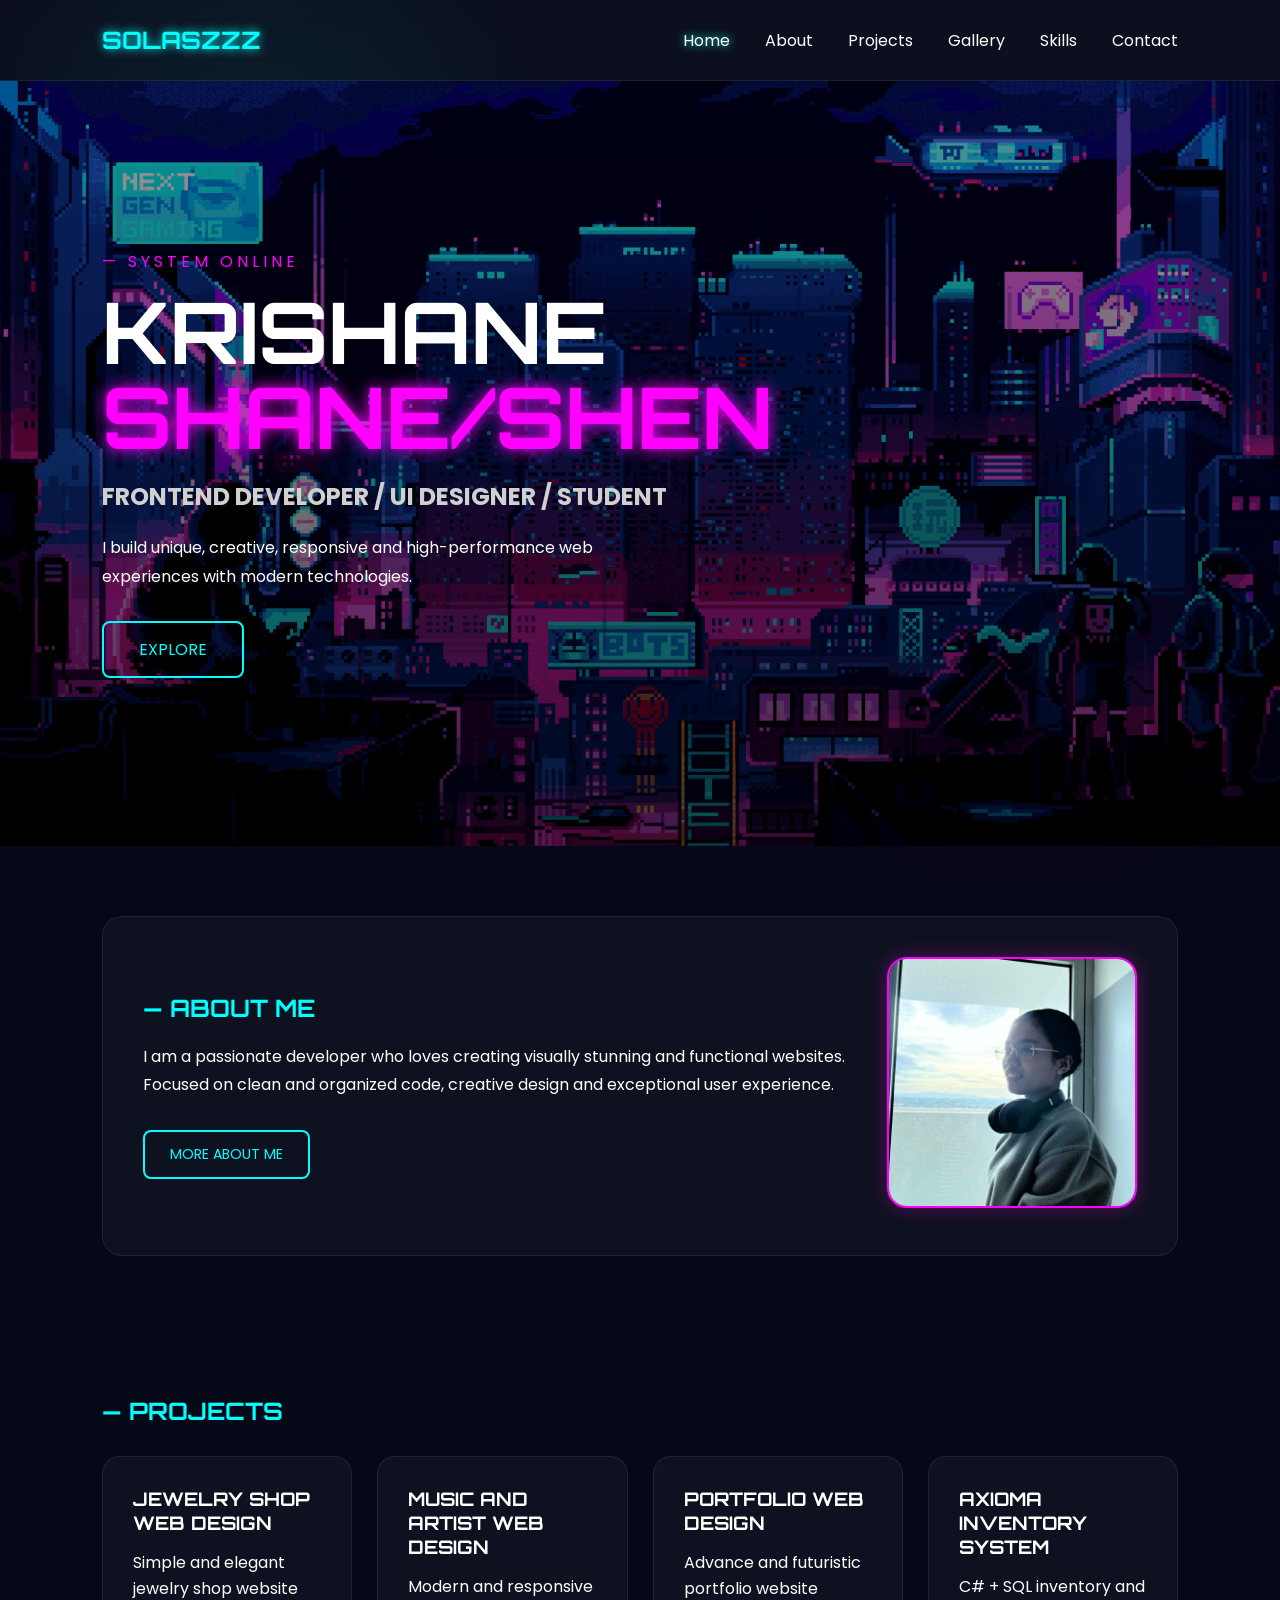
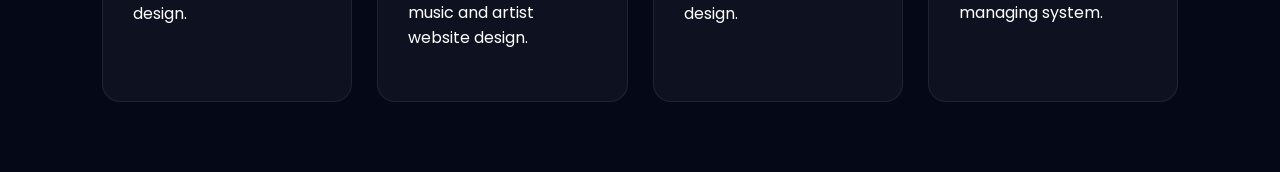
<file: index.html>
<!DOCTYPE html>
<html lang="en">
<head>
    <meta charset="UTF-8">
    <meta name="viewport" content="width=device-width, initial-scale=1.0">
    <title> Portfolio</title>
    <link rel="stylesheet" href="css/style.css">
    <link href="https://fonts.googleapis.com/css2?family=Orbitron:wght@400;600;800&family=Poppins:wght@300;400;500&display=swap" rel="stylesheet">
</head>
<body>

    <header>
        <nav>
            <h2 class="logo">SOLASZZZ</h2>

            <input type="checkbox" id="menu-toggle">
            <label for="menu-toggle" class="menu-btn">☰</label>

            <ul class="nav-links">
                <li><a href="index.html" class="active">Home</a></li>
                <li><a href="about.html">About</a></li>
                <li><a href="projects.html">Projects</a></li>
                <li><a href="gallery.html">Gallery</a></li>
                <li><a href="skills.html">Skills</a></li>
                <li><a href="contacts.html">Contact</a></li>
            </ul>
        </nav>
    </header>

    <section class="hero">
        <div class="hero-left">
            <p class="tag">— SYSTEM ONLINE</p>
            <h1>KRISHANE <span>SHANE/SHEN</span></h1>
            <h3>FRONTEND DEVELOPER / UI DESIGNER / STUDENT</h3>

            <p class="description">
                I build unique, creative, responsive and high-performance web experiences
                with modern technologies.
            </p>

            <a href="gallery.html" class="btn">EXPLORE</a>
        </div>
    </section>

    <section class="about">
        <div class="glass-card">
            <div class="about-text">
                <h2>— ABOUT ME</h2>
                <p>
                    I am a passionate developer who loves creating visually stunning
                    and functional websites. Focused on clean and organized code, 
                    creative design and exceptional user experience.
                </p>

                <a href="about.html" class="btn small-btn">MORE ABOUT ME</a>
            </div>

            <div class="profile-box">
                <img src="images/profile.jpg" alt="profile">
            </div>
        </div>
    </section>

    <section class="projects">
        <h2>— PROJECTS</h2>

        <div class="project-container">

            <div class="project-card">
                <h3>JEWELRY SHOP WEB DESIGN</h3>
                <p>Simple and elegant jewelry shop website design.</p>
            </div>

            <div class="project-card">
                <h3>MUSIC AND ARTIST WEB DESIGN</h3>
                <p>Modern and responsive music and artist website design.</p>
            </div>

            <div class="project-card">
                <h3>PORTFOLIO WEB DESIGN</h3>
                <p>Advance and futuristic portfolio website design.</p>
            </div>

             <div class="project-card">
                <h3>AXIOMA INVENTORY SYSTEM</h3>
                <p>C# + SQL inventory and managing system.</p>
            </div>

        </div>
    </section>

</body>
</html>
</file>
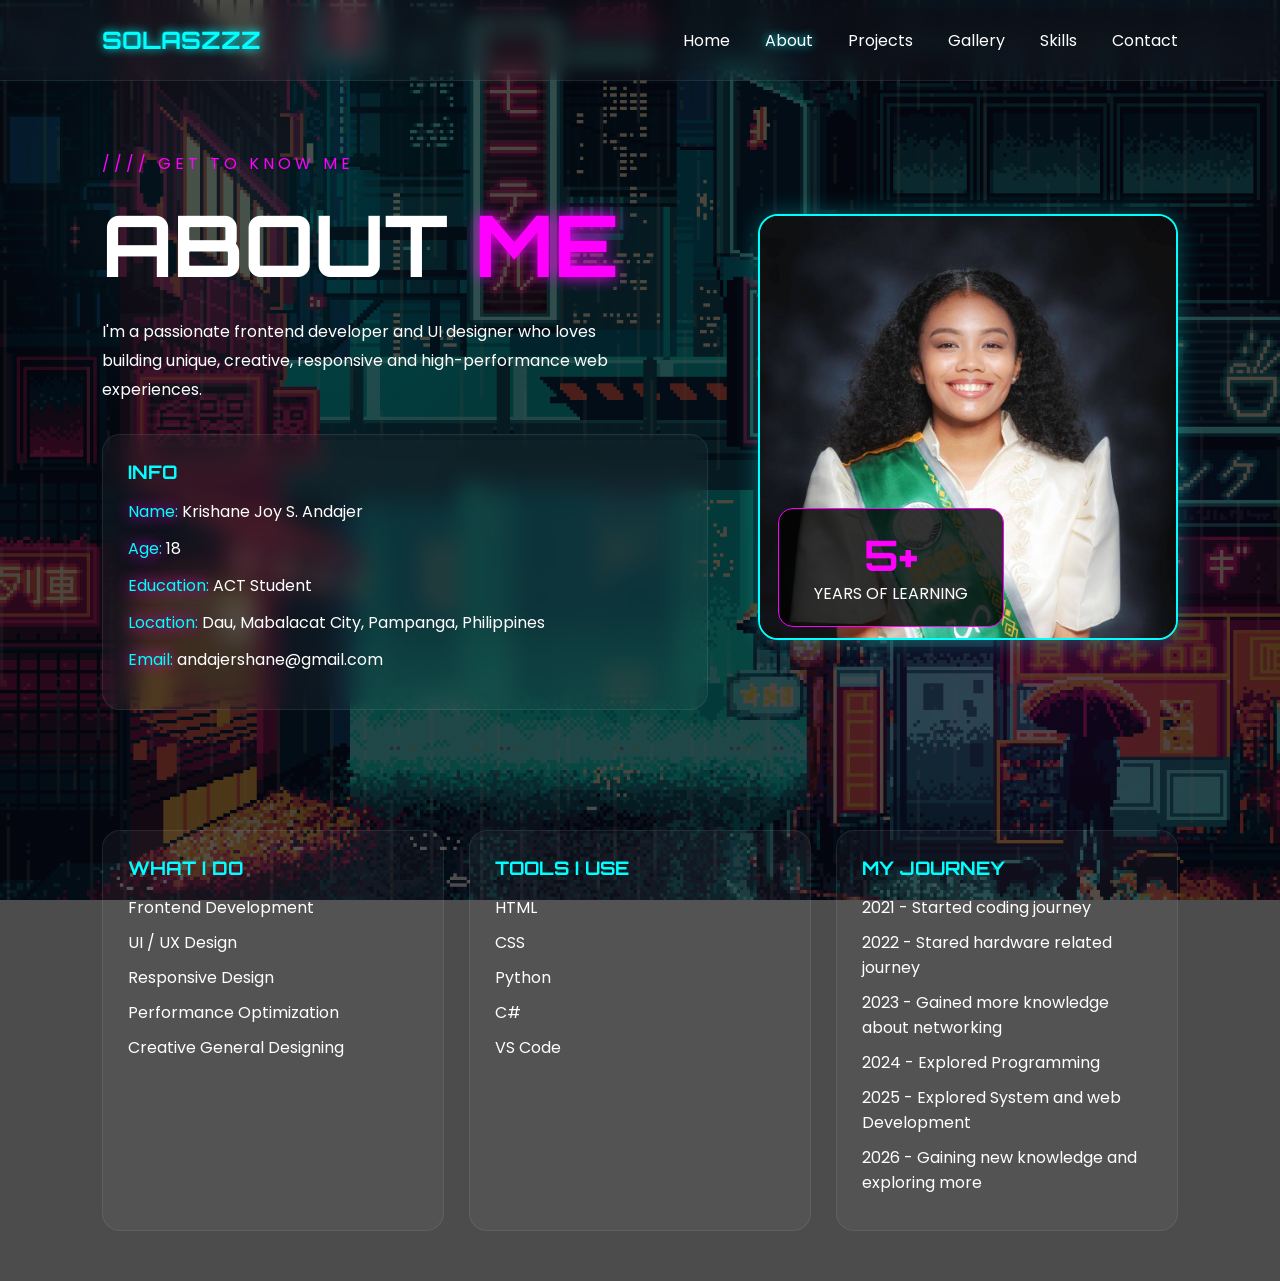
<file: about.html>
<!DOCTYPE html>
<html lang="en">
<head>
    <meta charset="UTF-8">
    <meta name="viewport" content="width=device-width, initial-scale=1.0">
    <title>About Me | Cyberpunk Portfolio</title>

    <link rel="stylesheet" href="css/about.css">

    <link href="https://fonts.googleapis.com/css2?family=Orbitron:wght@400;600;800&family=Poppins:wght@300;400;500&display=swap" rel="stylesheet">
</head>
<body>

    <!-- NAVBAR -->
    <header>
        <nav>
            <h2 class="logo">SOLASZZZ</h2>

            <input type="checkbox" id="menu-toggle">
            <label for="menu-toggle" class="menu-btn">☰</label>

            <ul class="nav-links">
                <li><a href="index.html">Home</a></li>
                <li><a href="about.html" class="active">About</a></li>
                <li><a href="projects.html">Projects</a></li>
                <li><a href="gallery.html">Gallery</a></li>
                <li><a href="skills.html">Skills</a></li>
                <li><a href="contacts.html">Contact</a></li>
            </ul>
        </nav>
    </header>

    <!-- ABOUT SECTION -->
    <section class="about-container">

        <div class="left-panel">
            <p class="tag">//// GET TO KNOW ME</p>
            <h1>ABOUT <span>ME</span></h1>

            <p class="description">
                I'm a passionate frontend developer and UI designer who
                loves building unique, creative, responsive and high-performance
                web experiences.
            </p>

            <div class="info-card">
                <h3>INFO</h3>
                <ul>
                    <li><span>Name:</span> Krishane Joy S. Andajer</li>
                    <li><span>Age:</span> 18</li>
                    <li><span>Education:</span> ACT Student</li>
                    <li><span>Location:</span> Dau, Mabalacat City, Pampanga, Philippines</li>
                    <li><span>Email:</span> andajershane@gmail.com</li>
                </ul>
            </div>
        </div>

        <div class="right-panel">
            <img src="images/pfp.jpg" alt="Profile">
            <div class="experience-box">
                <h2>5+</h2>
                <p>YEARS OF LEARNING</p>
            </div>
        </div>

    </section>

    <!-- BOTTOM CARDS -->
    <section class="bottom-grid">

        <div class="card">
            <h3>WHAT I DO</h3>
            <p>Frontend Development</p>
            <p>UI / UX Design</p>
            <p>Responsive Design</p>
            <p>Performance Optimization</p>
            <p>Creative General Designing</p>
        </div>

        <div class="card">
            <h3>TOOLS I USE</h3>
            <p>HTML</p>
            <p>CSS</p>
            <p>Python</p>
            <p>C#</p>
            <p>VS Code</p>
        </div>

        <div class="card">
            <h3>MY JOURNEY</h3>
            <p>2021 - Started coding journey</p>
            <p>2022 - Stared hardware related journey</p>
            <p>2023 - Gained more knowledge about networking</p>
            <p>2024 - Explored Programming</p>
            <p>2025 - Explored System and web Development</p>
            <p>2026 - Gaining new knowledge and exploring more</p>
        </div>

    </section>

</body>
</html>
</file>
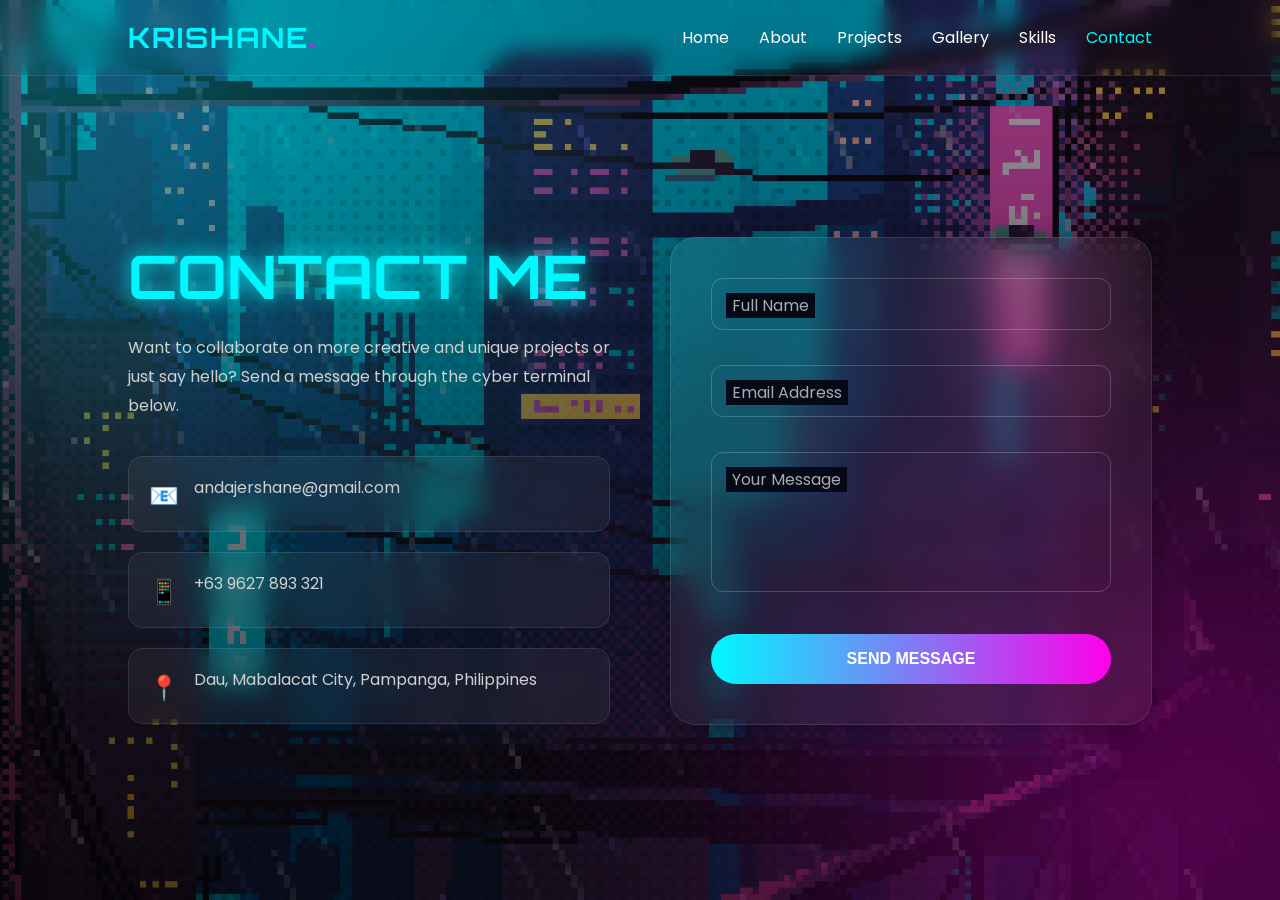
<file: contacts.html>
<!-- contact.html -->
<!DOCTYPE html>
<html lang="en">
<head>
  <meta charset="UTF-8">
  <meta name="viewport" content="width=device-width, initial-scale=1.0">
  <title>Cyberpunk Contact</title>

  <link rel="stylesheet" href="css/contacts.css">

  <!-- Google Fonts -->
  <link rel="preconnect" href="https://fonts.googleapis.com">
  <link rel="preconnect" href="https://fonts.gstatic.com" crossorigin>

  <link href="https://fonts.googleapis.com/css2?family=Orbitron:wght@400;600;700&family=Poppins:wght@300;400;500&display=swap" rel="stylesheet">
</head>

<body>

  <!-- Neon Background -->
  <div class="bg-glow glow1"></div>
  <div class="bg-glow glow2"></div>

  <!-- Navbar -->
  <header class="navbar">
    <h1 class="logo">KRISHANE<span>.</span></h1>

    <nav>
      <a href="index.html">Home</a>
      <a href="about.html">About</a>
      <a href="projects.html">Projects</a>
      <a href="gallery.html">Gallery</a>
      <a href="skills.html">Skills</a>
      <a href="contacts.html" class="active">Contact</a>
    </nav>
  </header>

  <!-- Contact Section -->
  <section class="contact-section">

    <div class="contact-left">
      <h2>CONTACT ME</h2>

      <p>
        Want to collaborate on more creative and unique projects or just say hello?
        Send a message through the cyber terminal below.
      </p>

      <div class="contact-info">

        <div class="info-box">
          <span>📧</span>
          <p>andajershane@gmail.com</p>
        </div>

        <div class="info-box">
          <span>📱</span>
          <p>+63 9627 893 321</p>
        </div>

        <div class="info-box">
          <span>📍</span>
          <p>Dau, Mabalacat City, Pampanga, Philippines</p>
        </div>

      </div>
    </div>

    <!-- Form -->
    <div class="contact-right">

      <form>

        <div class="input-box">
          <input type="text" required>
          <label>Full Name</label>
        </div>

        <div class="input-box">
          <input type="email" required>
          <label>Email Address</label>
        </div>

        <div class="input-box">
          <textarea required></textarea>
          <label>Your Message</label>
        </div>

        <button type="submit">SEND MESSAGE</button>

      </form>

    </div>

  </section>

</body>
</html>
</file>
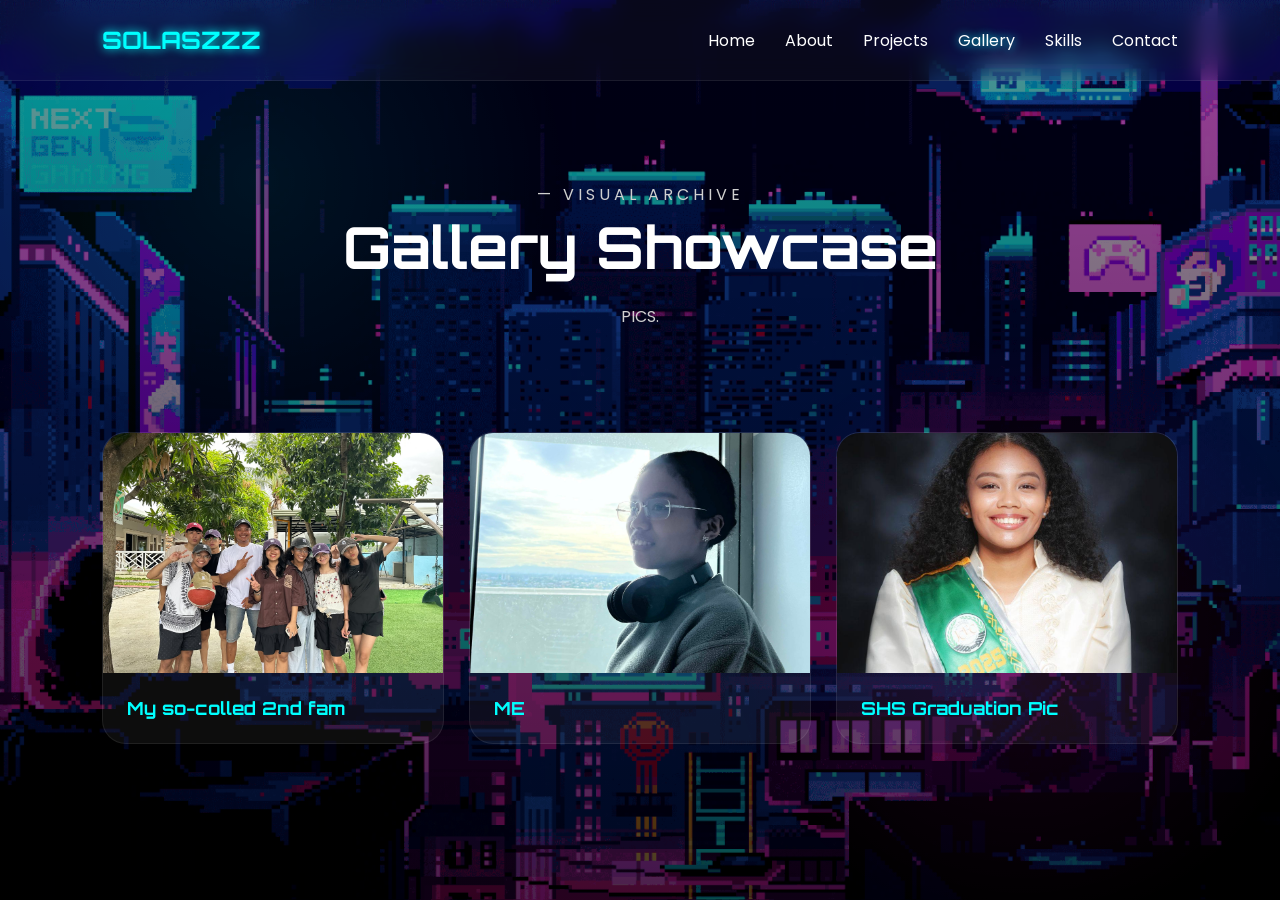
<file: gallery.html>
﻿<!DOCTYPE html>
<html lang="en">
<head>
    <meta charset="UTF-8">
    <meta name="viewport" content="width=device-width, initial-scale=1.0">
    <title>Cyberpunk Gallery</title>
    <link rel="stylesheet" href="css/gallery.css">
    <link rel="preconnect" href="https://fonts.googleapis.com">
    <link rel="preconnect" href="https://fonts.gstatic.com" crossorigin>
    <link href="https://fonts.googleapis.com/css2?family=Orbitron:wght@400;600;800&family=Poppins:wght@300;400;500&display=swap" rel="stylesheet">
</head>
<body>

    <header>
        <nav>
            <h2 class="logo">SOLASZZZ</h2>

            <input type="checkbox" id="menu-toggle">
            <label for="menu-toggle" class="menu-btn">☰</label>

            <ul class="nav-links">
                <li><a href="index.html">Home</a></li>
                <li><a href="about.html">About</a></li>
                <li><a href="projects.html">Projects</a></li>
                <li><a href="gallery.html" class="active">Gallery</a></li>
                <li><a href="skills.html">Skills</a></li>
                <li><a href="contacts.html">Contact</a></li>
            </ul>
        </nav>
    </header>

    <section class="gallery-hero">
        <div class="hero-content">
            <p class="tag">— VISUAL ARCHIVE</p>
            <h1>Gallery Showcase</h1>
            <p>PICS.</p>
        </div>
    </section>

    <section class="gallery-grid">
        <article class="gallery-card">
            <img src="images/506350909_1255164879296074_9131338070741984067_n.jpg" alt="Cyberpunk city scene">
            <h3>My so-colled 2nd fam</h3>
        </article>

        <article class="gallery-card">
            <img src="images/profile.jpg" alt="Profile artwork">
            <h3>ME</h3>
        </article>

        <article class="gallery-card">
            <img src="images/pfp.jpg" alt="Profile artwork">
            <h3>SHS Graduation Pic</h3>
        </article>
    </section>

</body>
</html>
</file>
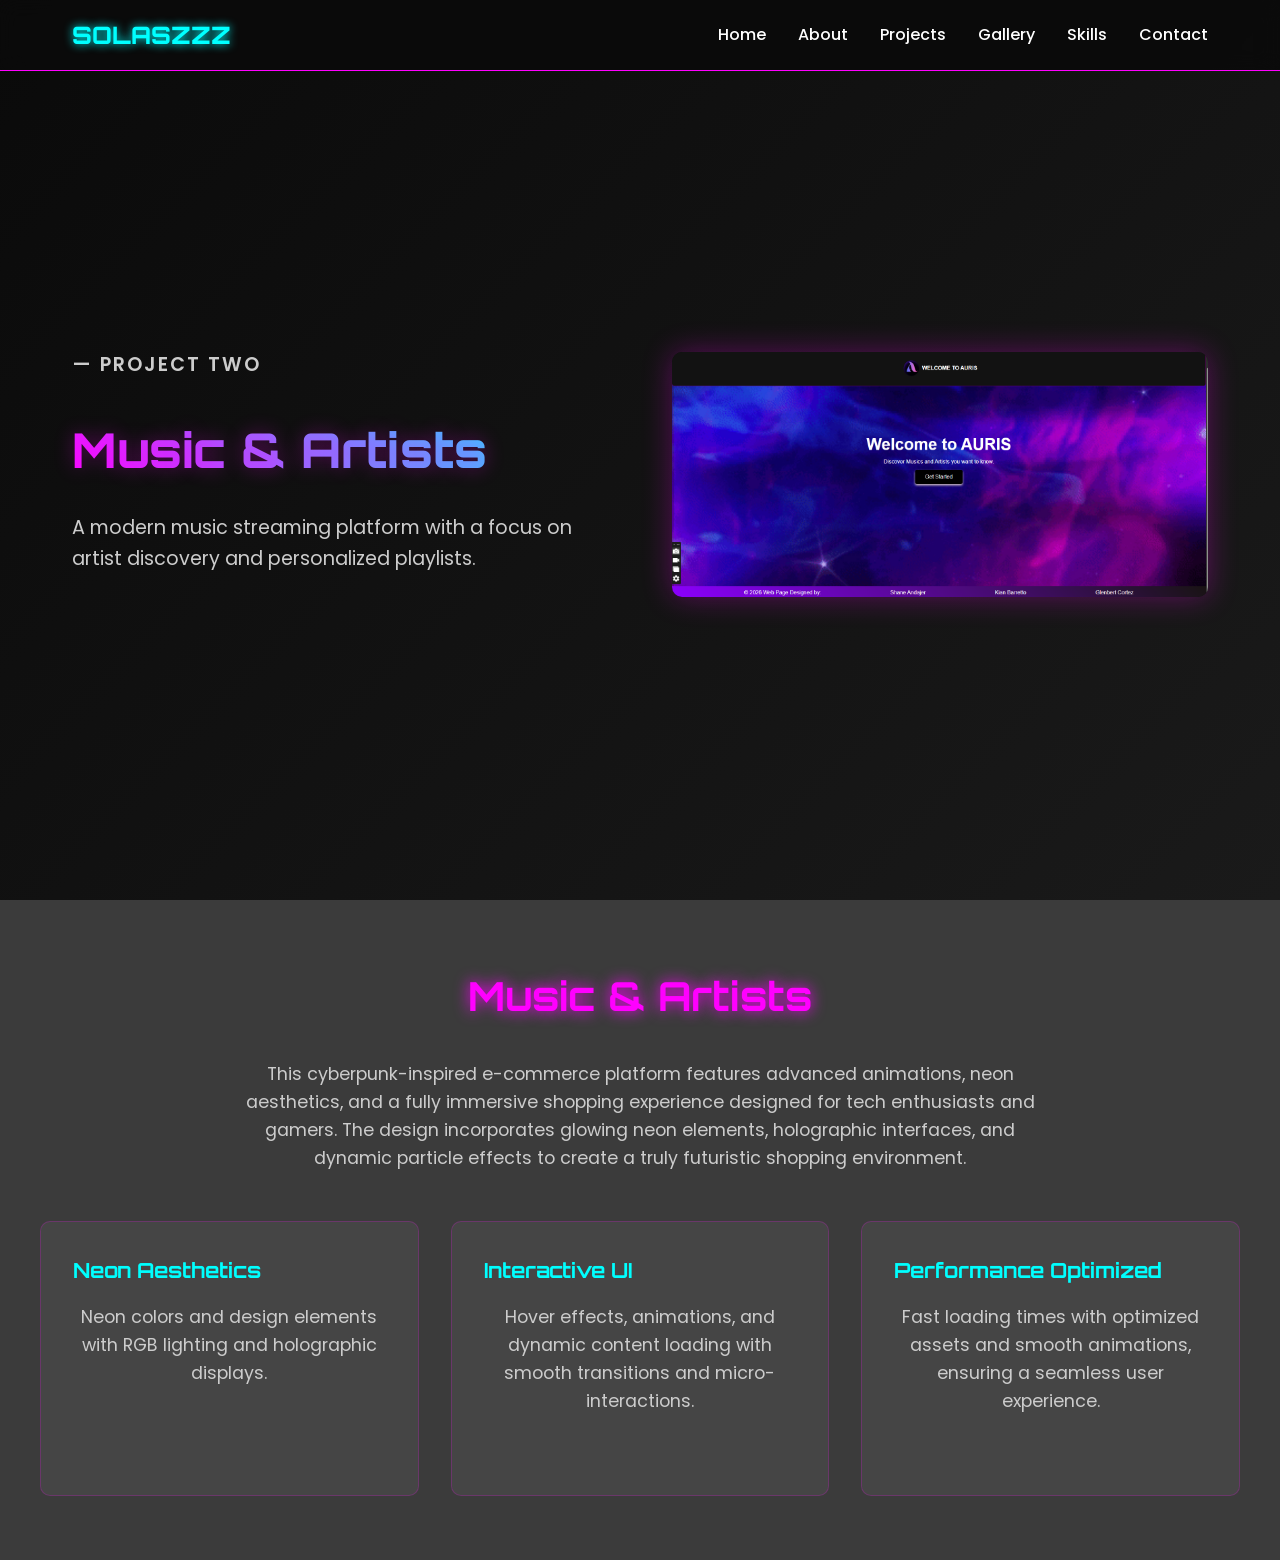
<file: projectdos.html>
<!DOCTYPE html>
<html lang="en">
<head>
    <meta charset="UTF-8">
    <meta name="viewport" content="width=device-width, initial-scale=1.0">
    <title>Cyber Store Design</title>
    <link rel="stylesheet" href="css/projectdos.css">
    <link rel="preconnect" href="https://fonts.googleapis.com">
    <link rel="preconnect" href="https://fonts.gstatic.com" crossorigin>
    <link href="https://fonts.googleapis.com/css2?family=Orbitron:wght@400;600;800&family=Poppins:wght@300;400;500&display=swap" rel="stylesheet">
</head>
<body>

    <header>
        <nav>
            <h2 class="logo">SOLASZZZ</h2>

            <input type="checkbox" id="menu-toggle">
            <label for="menu-toggle" class="menu-btn">☰</label>

            <ul class="nav-links">
                <li><a href="index.html">Home</a></li>
                <li><a href="about.html">About</a></li>
                <li><a href="projects.html">Projects</a></li>
                <li><a href="gallery.html">Gallery</a></li>
                <li><a href="skills.html">Skills</a></li>
                <li><a href="contacts.html">Contact</a></li>
            </ul>
        </nav>
    </header>

    <section class="project-hero">
        <div class="hero-content">
            <p class="tag">— PROJECT TWO</p>
            <h1>Music & Artists</h1>
            <p>A modern music streaming platform with a focus on artist discovery and personalized playlists.</p>
        </div>
        <div class="hero-image">
            <img src="images/777.png" alt="Music & Artists">
        </div>
    </section>

    <section class="project-details">
        <div class="details-container">
            <h2>Music & Artists</h2>
            <p>This cyberpunk-inspired e-commerce platform features advanced animations, neon aesthetics, and a fully immersive shopping experience designed for tech enthusiasts and gamers. The design incorporates glowing neon elements, holographic interfaces, and dynamic particle effects to create a truly futuristic shopping environment.</p>

            <div class="features">
                <div class="feature">
                    <h3>Neon Aesthetics</h3>
                    <p>Neon colors and design elements with RGB lighting and holographic displays.</p>
                </div>
                <div class="feature">
                    <h3>Interactive UI</h3>
                    <p>Hover effects, animations, and dynamic content loading with smooth transitions and micro-interactions.</p>
                </div>
                <div class="feature">
                    <h3>Performance Optimized</h3>
                    <p>Fast loading times with optimized assets and smooth animations, ensuring a seamless user experience.</p>
                </div>
            </div>
        </div>
    </section>

</body>
</html>
</file>
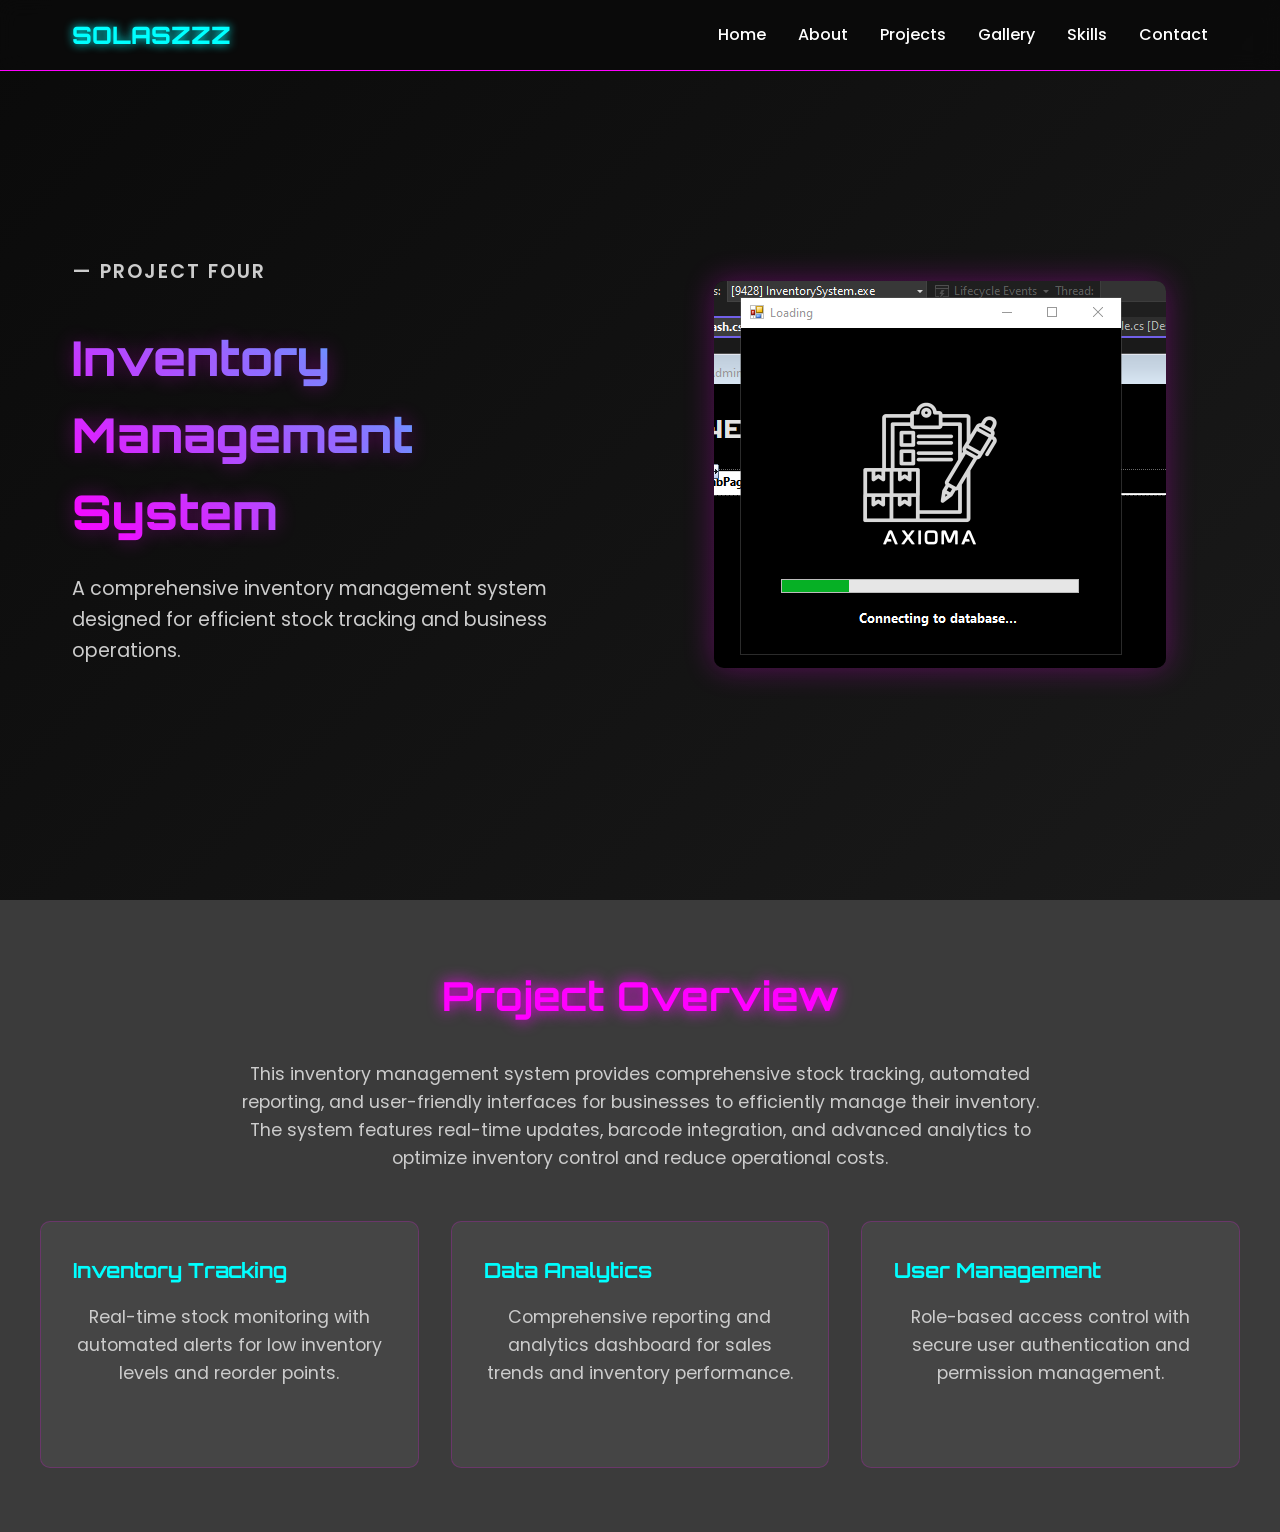
<file: projectquatro.html>
<!DOCTYPE html>
<html lang="en">
<head>
    <meta charset="UTF-8">
    <meta name="viewport" content="width=device-width, initial-scale=1.0">
    <title>Inventory Management System</title>
    <link rel="stylesheet" href="css/projectquatro.css">
    <link rel="preconnect" href="https://fonts.googleapis.com">
    <link rel="preconnect" href="https://fonts.gstatic.com" crossorigin>
    <link href="https://fonts.googleapis.com/css2?family=Orbitron:wght@400;600;800&family=Poppins:wght@300;400;500&display=swap" rel="stylesheet">
</head>
<body>

    <header>
        <nav>
            <h2 class="logo">SOLASZZZ</h2>

            <input type="checkbox" id="menu-toggle">
            <label for="menu-toggle" class="menu-btn">☰</label>

            <ul class="nav-links">
                <li><a href="index.html">Home</a></li>
                <li><a href="about.html">About</a></li>
                <li><a href="projects.html">Projects</a></li>
                <li><a href="gallery.html">Gallery</a></li>
                <li><a href="skills.html">Skills</a></li>
                <li><a href="contacts.html">Contact</a></li>
            </ul>
        </nav>
    </header>

    <section class="project-hero">
        <div class="hero-content">
            <p class="tag">— PROJECT FOUR</p>
            <h1>Inventory Management System</h1>
            <p>A comprehensive inventory management system designed for efficient stock tracking and business operations.</p>
        </div>
        <div class="hero-image">
            <img src="images/1.png" alt="AXIOMA Inventory Management System">
        </div>
    </section>

    <section class="project-details">
        <div class="details-container">
            <h2>Project Overview</h2>
            <p>This inventory management system provides comprehensive stock tracking, automated reporting, and user-friendly interfaces for businesses to efficiently manage their inventory. The system features real-time updates, barcode integration, and advanced analytics to optimize inventory control and reduce operational costs.</p>

            <div class="features">
                <div class="feature">
                    <h3>Inventory Tracking</h3>
                    <p>Real-time stock monitoring with automated alerts for low inventory levels and reorder points.</p>
                </div>
                <div class="feature">
                    <h3>Data Analytics</h3>
                    <p>Comprehensive reporting and analytics dashboard for sales trends and inventory performance.</p>
                </div>
                <div class="feature">
                    <h3>User Management</h3>
                    <p>Role-based access control with secure user authentication and permission management.</p>
                </div>
            </div>
        </div>
    </section>

</body>
</html>
</file>
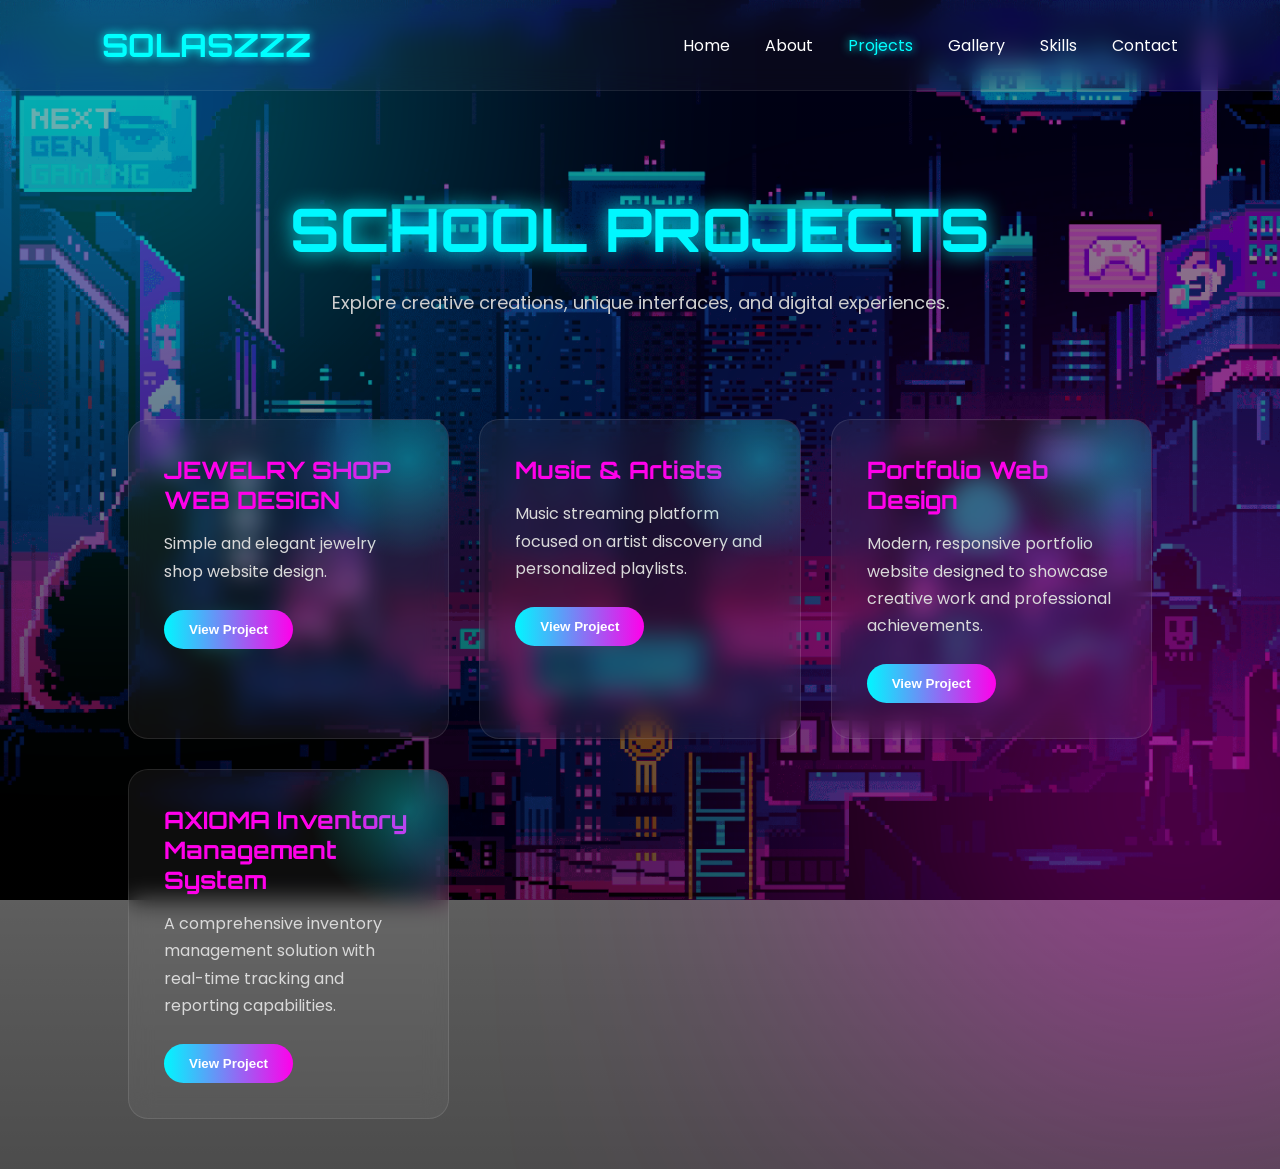
<file: projects.html>
<!-- project.html -->
<!DOCTYPE html>
<html lang="en">
<head>
  <meta charset="UTF-8" />
  <meta name="viewport" content="width=device-width, initial-scale=1.0"/>
  <title>Cyberpunk Projects</title>
  <link rel="stylesheet" href="css/project.css"/>
  <link rel="preconnect" href="https://fonts.googleapis.com">
  <link rel="preconnect" href="https://fonts.gstatic.com" crossorigin>
  <link href="https://fonts.googleapis.com/css2?family=Orbitron:wght@400;600;700&family=Poppins:wght@300;400;500&display=swap" rel="stylesheet">
</head>

<body>

  <!-- Background Glow -->
  <div class="bg-glow glow1"></div>
  <div class="bg-glow glow2"></div>

  <!-- Navbar -->
  <header class="navbar">
    <h1 class="logo">SOLASZZZ</h1>

    <nav>
      <a href="index.html">Home</a>
      <a href="about.html">About</a>
      <a href="projects.html" class="active">Projects</a>
      <a href="gallery.html">Gallery</a>
      <a href="skills.html">Skills</a>
      <a href="contacts.html">Contact</a>
    </nav>
  </header>

  <!-- Hero -->         
  <section class="hero">
    <h2>SCHOOL PROJECTS</h2>
    <p>
      Explore creative creations, unique interfaces,
      and digital experiences.
    </p>
  </section>

  <!-- Projects -->
  <section class="projects-container">

    <div class="project-card">
      <div class="card-glow"></div>
      <h3>JEWELRY SHOP WEB DESIGN</h3>
      <p>
        Simple and elegant jewelry shop website design.
      </p>
      <a href="projectuno.html"><button>View Project</button></a>
    </div>

    <div class="project-card">
      <div class="card-glow"></div>
      <h3>Music & Artists</h3>
      <p>
        Music streaming platform focused on artist discovery and personalized playlists.
      </p>
      <a href="projectdos.html"><button>View Project</button></a>
    </div>

    <div class="project-card">
      <div class="card-glow"></div>
      <h3>Portfolio Web Design</h3>
      <p>
        Modern, responsive portfolio website designed to showcase creative work and professional achievements.
      </p>
      <a href="projecttres.html"><button>View Project</button></a>
    </div>

    <div class="project-card">
      <div class="card-glow"></div>
      <h3>AXIOMA Inventory Management System</h3>
      <p>
        A comprehensive inventory management solution with real-time tracking and reporting capabilities.
      </p>
      <a href="projectquatro.html"><button>View Project</button></a>
    </div>

  </section>

</body>
</html>
</file>
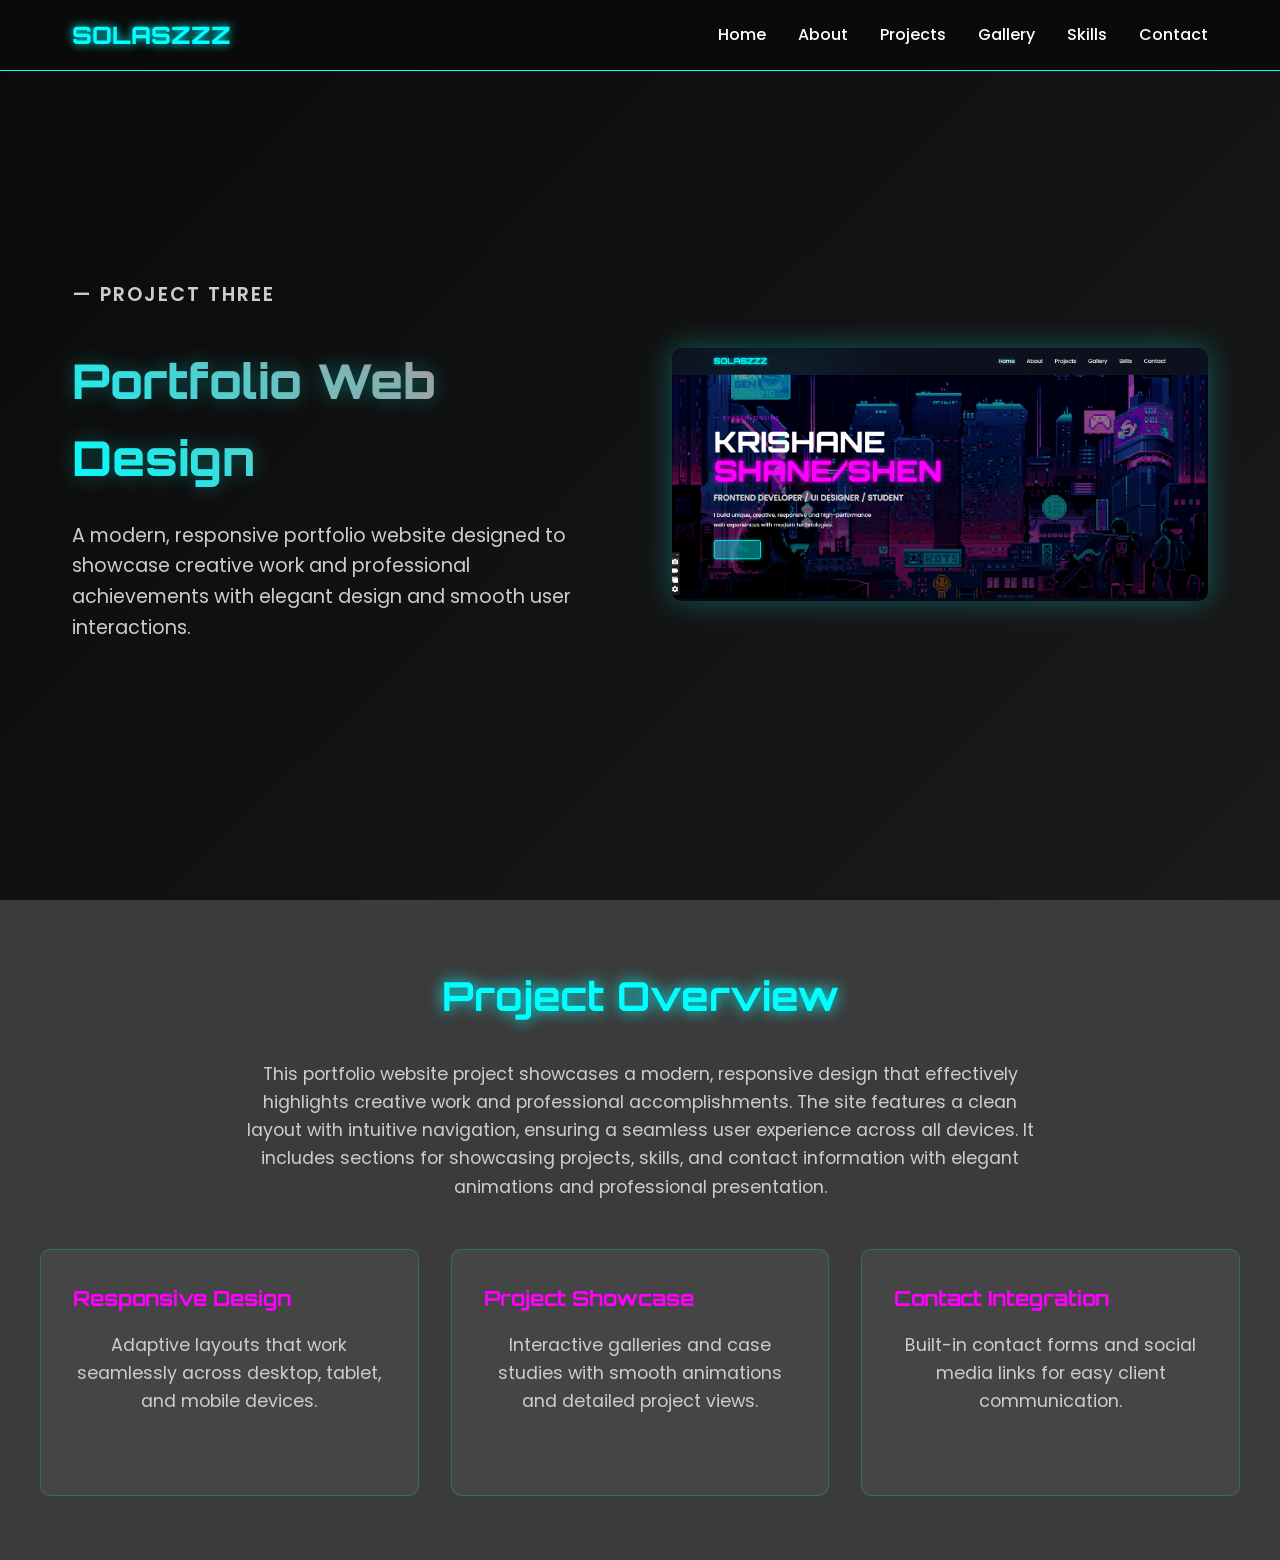
<file: projecttres.html>
<!DOCTYPE html>
<html lang="en">
<head>
    <meta charset="UTF-8">
    <meta name="viewport" content="width=device-width, initial-scale=1.0">
    <title>Gaming UI Design</title>
    <link rel="stylesheet" href="css/projecttres.css">
    <link rel="preconnect" href="https://fonts.googleapis.com">
    <link rel="preconnect" href="https://fonts.gstatic.com" crossorigin>
    <link href="https://fonts.googleapis.com/css2?family=Orbitron:wght@400;600;800&family=Poppins:wght@300;400;500&display=swap" rel="stylesheet">
</head>
<body>

    <header>
        <nav>
            <h2 class="logo">SOLASZZZ</h2>

            <input type="checkbox" id="menu-toggle">
            <label for="menu-toggle" class="menu-btn">☰</label>

            <ul class="nav-links">
                <li><a href="index.html">Home</a></li>
                <li><a href="about.html">About</a></li>
                <li><a href="projects.html">Projects</a></li>
                <li><a href="gallery.html">Gallery</a></li>
                <li><a href="skills.html">Skills</a></li>
                <li><a href="contacts.html">Contact</a></li>
            </ul>
        </nav>
    </header>

    <section class="project-hero">
        <div class="hero-content">
            <p class="tag">— PROJECT THREE</p>
            <h1>Portfolio Web Design</h1>
            <p>A modern, responsive portfolio website designed to showcase creative work and professional achievements with elegant design and smooth user interactions.</p>
        </div>
        <div class="hero-image">
            <img src="images/ZERRRRRO.png" alt="Portfolio Web Design">
        </div>
    </section>

    <section class="project-details">
        <div class="details-container">
            <h2>Project Overview</h2>
            <p>This portfolio website project showcases a modern, responsive design that effectively highlights creative work and professional accomplishments. The site features a clean layout with intuitive navigation, ensuring a seamless user experience across all devices. It includes sections for showcasing projects, skills, and contact information with elegant animations and professional presentation.</p>

            <div class="features">
                <div class="feature">
                    <h3>Responsive Design</h3>
                    <p>Adaptive layouts that work seamlessly across desktop, tablet, and mobile devices.</p>
                </div>
                <div class="feature">
                    <h3>Project Showcase</h3>
                    <p>Interactive galleries and case studies with smooth animations and detailed project views.</p>
                </div>
                <div class="feature">
                    <h3>Contact Integration</h3>
                    <p>Built-in contact forms and social media links for easy client communication.</p>
                </div>
            </div>
        </div>
    </section>

</body>
</html>
</file>
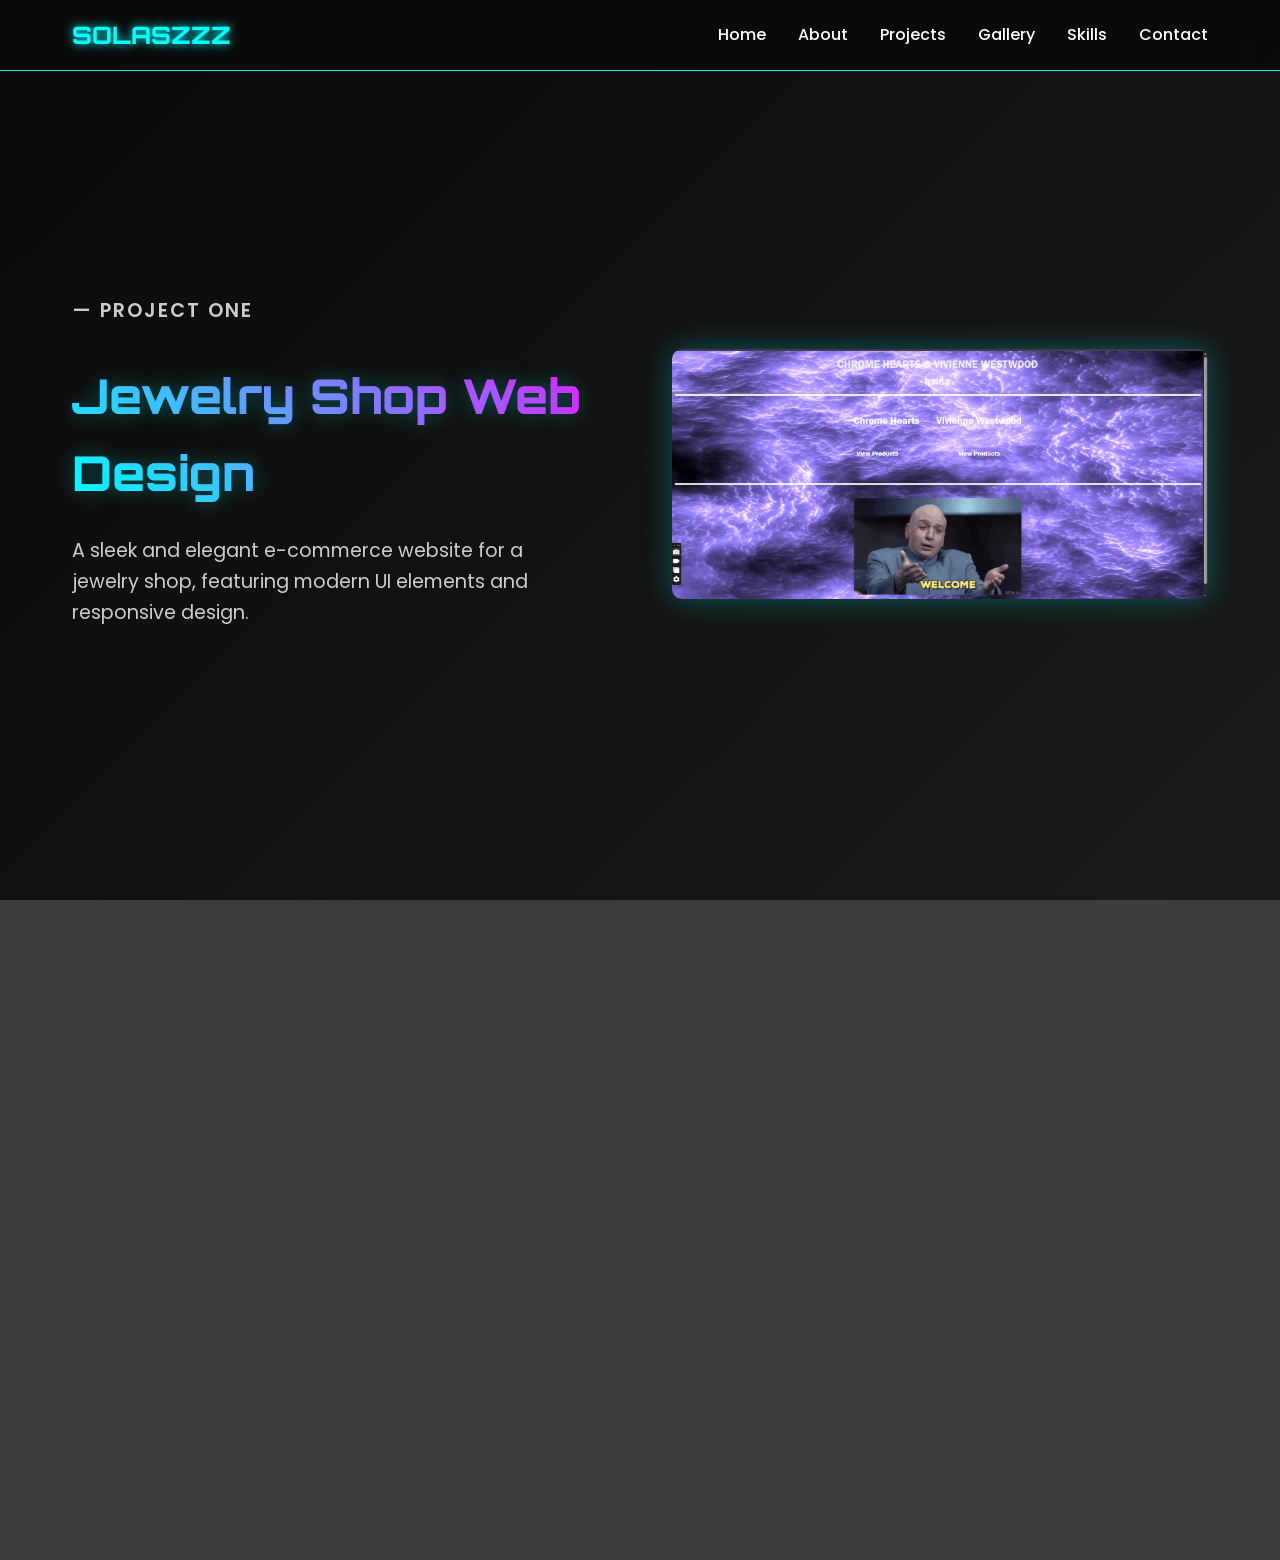
<file: projectuno.html>
<!DOCTYPE html>
<html lang="en">
<head>
    <meta charset="UTF-8">
    <meta name="viewport" content="width=device-width, initial-scale=1.0">
    <title>Jewelry Shop Design</title>
    <link rel="stylesheet" href="css/projectuno.css">
    <link rel="preconnect" href="https://fonts.googleapis.com">
    <link rel="preconnect" href="https://fonts.gstatic.com" crossorigin>
    <link href="https://fonts.googleapis.com/css2?family=Orbitron:wght@400;600;800&family=Poppins:wght@300;400;500&display=swap" rel="stylesheet">
</head>
<body>

    <header>
        <nav>
            <h2 class="logo">SOLASZZZ</h2>

            <input type="checkbox" id="menu-toggle">
            <label for="menu-toggle" class="menu-btn">☰</label>

            <ul class="nav-links">
                <li><a href="index.html">Home</a></li>
                <li><a href="about.html">About</a></li>
                <li><a href="projects.html">Projects</a></li>
                <li><a href="gallery.html">Gallery</a></li>
                <li><a href="skills.html">Skills</a></li>
                <li><a href="contacts.html">Contact</a></li>
            </ul>
        </nav>
    </header>

    <section class="project-hero">
        <div class="hero-content">
            <p class="tag">— PROJECT ONE</p>
            <h1>Jewelry Shop Web Design</h1>
            <p>A sleek and elegant e-commerce website for a jewelry shop, featuring modern UI elements and responsive design.</p>
        </div>
        <div class="hero-image">
            <img src="images/111.png" alt="Jewelry Shop Design">
        </div>
    </section>

    <section class="project-details">
        <div class="details-container">
            <h2>Project Overview</h2>
            <p>This project showcases a fully responsive jewelry shop website built with HTML, CSS, and JavaScript. The design emphasizes elegance and user experience, with a focus on showcasing products beautifully through high-quality images, elegant typography, and intuitive navigation. The layout highlights premium jewelry collections with sophisticated color schemes and smooth animations.</p>

            <div class="features">
                <div class="feature">
                    <h3>Responsive Design</h3>
                    <p>Mobile-first approach ensuring perfect display on all devices, from smartphones to desktops.</p>
                </div>
                <div class="feature">
                    <h3>Modern UI</h3>
                    <p>Clean and intuitive interface with smooth animations and elegant product galleries.</p>
                </div>
                <div class="feature">
                    <h3>E-commerce Ready</h3>
                    <p>Structured for easy integration with shopping cart systems and payment gateways.</p>
                </div>
            </div>
        </div>
    </section>

</body>
</html>
</html>
</file>
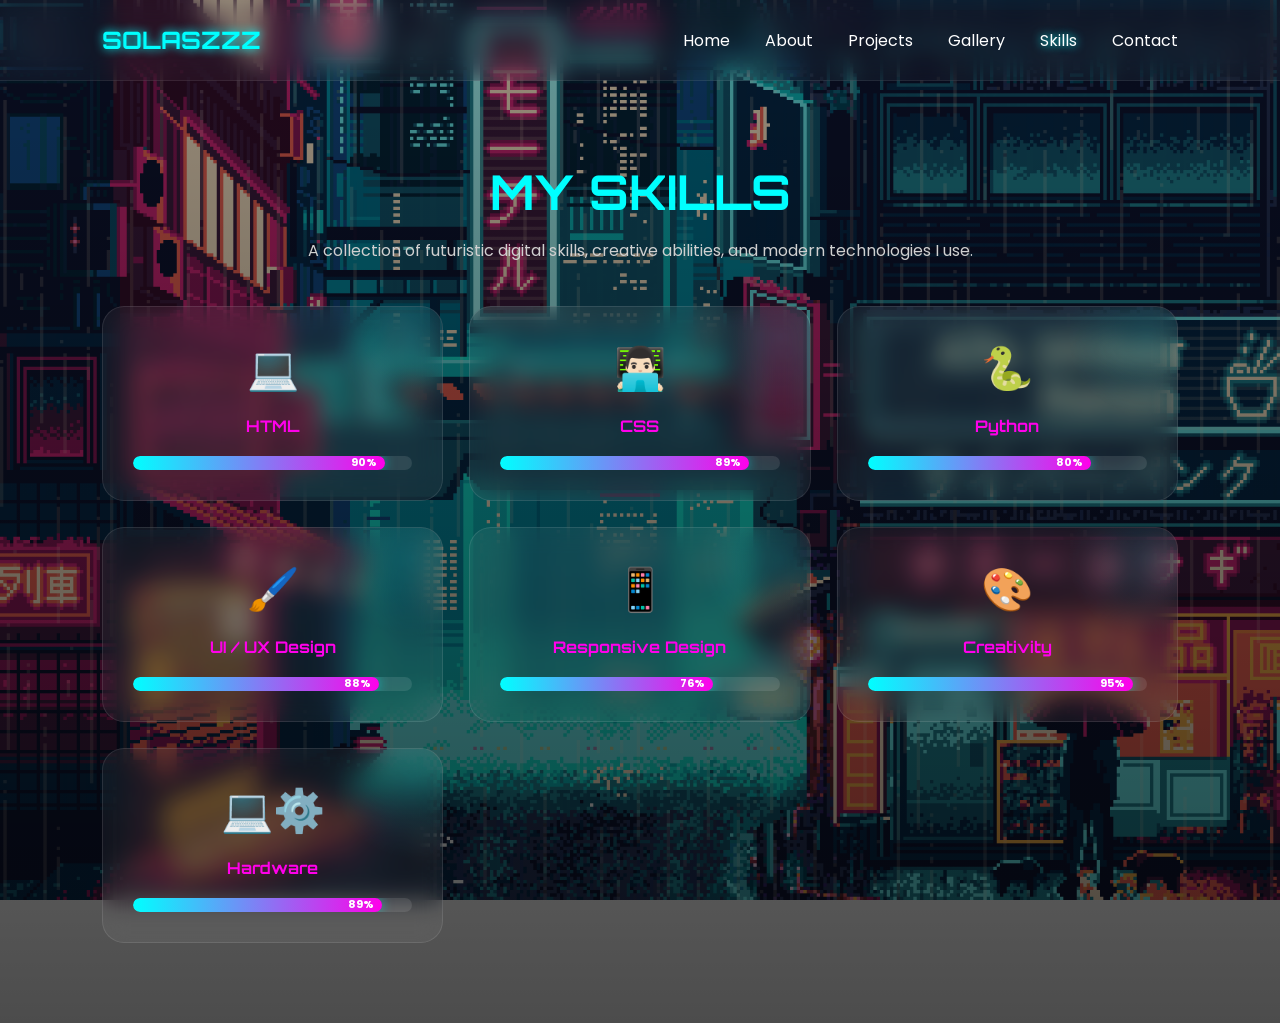
<file: skills.html>
<!-- skills.html -->
<!DOCTYPE html>
<html lang="en">
<head>
  <meta charset="UTF-8">
  <meta name="viewport" content="width=device-width, initial-scale=1.0">
  <title>Cyberpunk Skills</title>

  <link rel="stylesheet" href="css/skills.css">

  <!-- Google Fonts -->
  <link rel="preconnect" href="https://fonts.googleapis.com">
  <link rel="preconnect" href="https://fonts.gstatic.com" crossorigin>

  <link href="https://fonts.googleapis.com/css2?family=Orbitron:wght@400;600;700&family=Poppins:wght@300;400;500&display=swap" rel="stylesheet">
</head>

<body>

  <header>
    <nav>
      <h2 class="logo">SOLASZZZ</h2>

      <input type="checkbox" id="menu-toggle">
      <label for="menu-toggle" class="menu-btn">☰</label>

      <ul class="nav-links">
        <li><a href="index.html">Home</a></li>
        <li><a href="about.html">About</a></li>
        <li><a href="projects.html">Projects</a></li>
        <li><a href="gallery.html">Gallery</a></li>
        <li><a href="skills.html" class="active">Skills</a></li>
        <li><a href="contacts.html">Contact</a></li>
      </ul>
    </nav>
  </header>

  <section id="skills">

  <div class="section-head">
    <h2>MY SKILLS</h2>
    <p>A collection of futuristic digital skills, creative abilities, and modern technologies I use.</p>
  </div>

  <div class="skills-grid">

    <div class="skill-card">
      <div class="skill-icon">💻</div>
      <h3>HTML</h3>
      <div class="bar-bg"><div class="bar-fill" style="width:90%">90%</div></div>
    </div>

    <div class="skill-card">
      <div class="skill-icon">👨🏻‍💻</div>
      <h3>CSS</h3>
      <div class="bar-bg"><div class="bar-fill" style="width:89%">89%</div></div>
    </div>

    <div class="skill-card">
      <div class="skill-icon">🐍</div>
      <h3>Python</h3>
      <div class="bar-bg"><div class="bar-fill" style="width:80%">80%</div></div>
    </div>

    <div class="skill-card">
      <div class="skill-icon">🖌️</div>
      <h3>UI / UX Design</h3>
      <div class="bar-bg"><div class="bar-fill" style="width:88%">88%</div></div>
    </div>

    <div class="skill-card">
      <div class="skill-icon">📱</div>
      <h3>Responsive Design</h3>
      <div class="bar-bg"><div class="bar-fill" style="width:76%">76%</div></div>
    </div>

    <div class="skill-card">
      <div class="skill-icon">🎨</div>
      <h3>Creativity</h3>
      <div class="bar-bg"><div class="bar-fill" style="width:95%">95%</div></div>
    </div>

    <div class="skill-card">
      <div class="skill-icon">💻⚙️</div>
      <h3>Hardware</h3>
      <div class="bar-bg"><div class="bar-fill" style="width:89%">89%</div></div>
    </div>

  </div>
</section>

</body>
</html>
</file>
<file: css/style.css>
*{
    margin:0;
    padding:0;
    box-sizing:border-box;
}

body{
    font-family:'Poppins', sans-serif;
    background:#050816;
    color:white;
    overflow-x:hidden;
}

/* BACKGROUND */
body::before{
    content:"";
    position:fixed;
    width:100%;
    height:100%;
    background:
        radial-gradient(circle at 20% 20%, rgba(0,255,255,0.08), transparent 25%),
        radial-gradient(circle at 80% 70%, rgba(255,0,255,0.08), transparent 25%);
    z-index:-1;
}

/* NAVBAR */
nav{
    display:flex;
    justify-content:space-between;
    align-items:center;
    padding:25px 8%;
    backdrop-filter:blur(12px);
    background:rgba(255,255,255,0.03);
    border-bottom:1px solid rgba(255,255,255,0.08);
}

.logo{
    font-family:'Orbitron', sans-serif;
    color:#00ffff;
    text-shadow:0 0 10px #00ffff;
}

.nav-links{
    display:flex;
    list-style:none;
    gap:35px;
}

.nav-links a{
    color:white;
    text-decoration:none;
    transition:0.3s;
}

.nav-links a:hover,
.active{
    color:#00ffff;
    text-shadow:0 0 10px #00ffff;
}

/* TOGGLE */
#menu-toggle{
    display:none;
}

.menu-btn{
    display:none;
    font-size:28px;
    cursor:pointer;
}

/* HERO */
.hero{
    min-height:85vh;
    display:flex;
    align-items:center;
    padding:0 8%;
    background:
        linear-gradient(rgba(0,0,0,0.4), rgba(0,0,0,0.7)),
        url("../images/sdga.gif") center/cover no-repeat;
}

.hero-left{
    max-width:700px;
}

.tag{
    color:#ff00ff;
    letter-spacing:4px;
    margin-bottom:15px;
}

.hero h1{
    font-size:85px;
    font-family:'Orbitron', sans-serif;
    line-height:1;
}

.hero h1 span{
    color:#ff00ff;
    text-shadow:0 0 15px #ff00ff;
}

.hero h3{
    margin-top:20px;
    font-size:24px;
    color:#d0d0d0;
}

.description{
    margin-top:20px;
    max-width:500px;
    line-height:1.8;
}

/* BUTTON */
.btn{
    display:inline-block;
    margin-top:30px;
    padding:14px 35px;
    border:2px solid #00ffff;
    color:#00ffff;
    text-decoration:none;
    border-radius:8px;
    transition:0.3s;
}

.btn:hover{
    background:#00ffff;
    color:black;
    box-shadow:0 0 20px #00ffff;
}

.small-btn{
    padding:12px 25px;
    font-size:14px;
}

/* ABOUT */
.about{
    padding:70px 8%;
}

.glass-card{
    display:flex;
    justify-content:space-between;
    align-items:center;
    gap:40px;
    padding:40px;
    border-radius:20px;
    background:rgba(255,255,255,0.04);
    backdrop-filter:blur(15px);
    border:1px solid rgba(255,255,255,0.08);
}

.about-text{
    flex:1;
}

.about-text h2{
    font-family:'Orbitron', sans-serif;
    margin-bottom:20px;
    color:#00ffff;
}

.about-text p{
    line-height:1.8;
}

.profile-box img{
    width:250px;
    border-radius:20px;
    border:2px solid #ff00ff;
    box-shadow:0 0 20px rgba(255,0,255,0.3);
}

/* PROJECTS */
.projects{
    padding:70px 8%;
}

.projects h2{
    font-family:'Orbitron', sans-serif;
    margin-bottom:30px;
    color:#00ffff;
}

.project-container{
    display:flex;
    gap:25px;
    flex-wrap:wrap;
}

.project-card{
    flex:1;
    min-width:250px;
    padding:30px;
    border-radius:18px;
    background:rgba(255,255,255,0.04);
    border:1px solid rgba(255,255,255,0.08);
    transition:0.3s;
}

.project-card:hover{
    transform:translateY(-8px);
    box-shadow:0 0 20px rgba(0,255,255,0.25);
}

.project-card h3{
    font-family:'Orbitron', sans-serif;
    margin-bottom:15px;
}

.project-card p{
    margin-bottom:20px;
    line-height:1.6;
}

/* RESPONSIVE */
@media(max-width:768px){

    .menu-btn{
        display:block;
    }

    .nav-links{
        display:none;
        position:absolute;
        top:80px;
        right:20px;
        flex-direction:column;
        background:rgba(0,0,0,0.95);
        padding:25px;
        border-radius:12px;
    }

    #menu-toggle:checked ~ .nav-links{
        display:flex;
    }

    .hero h1{
        font-size:48px;
    }

    .hero h3{
        font-size:18px;
    }

    .glass-card{
        flex-direction:column;
        text-align:center;
    }

    .profile-box img{
        width:180px;
    }
}
</file>
<file: css/about.css>
*{
    margin:0;
    padding:0;
    box-sizing:border-box;
}

body{
    background: linear-gradient(rgba(0, 0, 0, 0.7), rgba(0, 0, 0, 0.7)), url(../images/c1.gif) center/cover no-repeat fixed;
    color:white;
    font-family:'Poppins', sans-serif;
    overflow-x:hidden;
}

/* BACKGROUND EFFECT */
body::before{
    content:"";
    position:fixed;
    width:100%;
    height:100%;
    background:
        radial-gradient(circle at 20% 20%, rgba(0,255,255,0.08), transparent 25%),
        radial-gradient(circle at 80% 70%, rgba(255,0,255,0.08), transparent 25%);
    z-index:-1;
}

/* NAVBAR */
nav{
    display:flex;
    justify-content:space-between;
    align-items:center;
    padding:25px 8%;
    border-bottom:1px solid rgba(255,255,255,0.08);
    background:rgba(255,255,255,0.03);
    backdrop-filter:blur(10px);
}

.logo{
    font-family:'Orbitron', sans-serif;
    color:#00ffff;
    text-shadow:0 0 10px #00ffff;
}

.nav-links{
    display:flex;
    gap:35px;
    list-style:none;
}

.nav-links a{
    color:white;
    text-decoration:none;
    transition:.3s;
}

.nav-links a:hover,
.active{
    color:#00ffff;
    text-shadow:0 0 10px #00ffff;
}

/* MAIN ABOUT */
.about-container{
    display:flex;
    justify-content:space-between;
    align-items:center;
    padding:70px 8%;
    gap:50px;
    flex-wrap:wrap;
}

.left-panel{
    flex:1;
    min-width:320px;
}

.tag{
    color:#ff00ff;
    letter-spacing:4px;
    margin-bottom:15px;
}

.left-panel h1{
    font-size:85px;
    font-family:'Orbitron', sans-serif;
    margin-bottom:20px;
}

.left-panel span{
    color:#ff00ff;
    text-shadow:0 0 15px #ff00ff;
}

.description{
    max-width:550px;
    line-height:1.8;
    margin-bottom:30px;
}

/* INFO CARD */
.info-card{
    padding:25px;
    border-radius:18px;
    background:rgba(255,255,255,0.04);
    border:1px solid rgba(255,255,255,0.08);
    backdrop-filter:blur(12px);
}

.info-card h3{
    font-family:'Orbitron', sans-serif;
    color:#00ffff;
    margin-bottom:15px;
}

.info-card ul{
    list-style:none;
}

.info-card li{
    margin-bottom:12px;
}

.info-card span{
    color:#00ffff;
}

/* RIGHT PANEL */
.right-panel{
    position:relative;
    text-align:center;
}

.right-panel img{
    width:420px;
    max-width:100%;
    border-radius:20px;
    border:2px solid #00ffff;
    box-shadow:0 0 25px rgba(0,255,255,0.3);
}

.experience-box{
    position:absolute;
    bottom:20px;
    left:20px;
    background:rgba(0,0,0,0.8);
    padding:20px 35px;
    border:1px solid #ff00ff;
    border-radius:15px;
}

.experience-box h2{
    color:#ff00ff;
    font-size:42px;
    font-family:'Orbitron', sans-serif;
}

/* BOTTOM GRID */
.bottom-grid{
    display:grid;
    grid-template-columns:repeat(auto-fit,minmax(280px,1fr));
    gap:25px;
    padding:50px 8%;
}

.card{
    padding:25px;
    border-radius:18px;
    background:rgba(255,255,255,0.04);
    border:1px solid rgba(255,255,255,0.08);
    transition:.3s;
}

.card:hover{
    transform:translateY(-8px);
    box-shadow:0 0 20px rgba(0,255,255,0.2);
}

.card h3{
    color:#00ffff;
    font-family:'Orbitron', sans-serif;
    margin-bottom:15px;
}

.card p{
    margin-bottom:10px;
}

/* TOGGLE */
#menu-toggle{
    display:none;
}

.menu-btn{
    display:none;
    font-size:28px;
    cursor:pointer;
}

/* RESPONSIVE */
@media(max-width:768px){

    .menu-btn{
        display:block;
    }

    .nav-links{
        display:none;
        position:absolute;
        top:80px;
        right:20px;
        flex-direction:column;
        background:rgba(0,0,0,0.95);
        padding:20px;
        border-radius:12px;
    }

    #menu-toggle:checked ~ .nav-links{
        display:flex;
    }

    .nav-links{
        gap:18px;
        font-size:14px;
    }

    .left-panel h1{
        font-size:48px;
    }

    .about-container{
        text-align:center;
        flex-direction:column;
    }

    .experience-box{
        position:static;
        margin-top:20px;
    }

    .right-panel img{
        width:300px;
    }
}
</file>
<file: css/contacts.css>
/* contact.css */

*{
  margin: 0;
  padding: 0;
  box-sizing: border-box;
}

body{
  min-height: 100vh;
  background: linear-gradient(rgba(0,0,0,0.4), rgba(0,0,0,0.7)), url("../images/c2.gif") center/cover no-repeat fixed;
  color: white;
  font-family: 'Poppins', sans-serif;
  overflow-x: hidden;
  position: relative;
}

/* Background Glow */
.bg-glow{
  position: fixed;
  width: 400px;
  height: 400px;
  border-radius: 50%;
  filter: blur(200px);
  z-index: -1;
}

.glow1{
  background: #00f7ff;
  top: -120px;
  left: -120px;
}

.glow2{
  background: #ff00ea;
  bottom: -120px;
  right: -120px;
}

/* Navbar */
header.navbar{
  width: 100%;
  padding: 20px 10%;
  display: flex;
  justify-content: space-between;
  align-items: center;
  border-bottom: 1px solid rgba(255,255,255,0.1);
  backdrop-filter: blur(10px);
}

header.navbar nav{
  display: flex;
  align-items: center;
  gap: 30px;
}

.logo{
  font-family: 'Orbitron', sans-serif;
  color: #00f7ff;
  font-size: 28px;
  letter-spacing: 2px;
}

.logo span{
  color: #ff00ea;
}

header.navbar nav a{
  text-decoration: none;
  color: white;
  transition: 0.3s;
}

header.navbar nav a:hover,
header.navbar nav a.active{
  color: #00f7ff;
}

/* Contact Section */
.contact-section{
  width: 100%;
  min-height: 90vh;
  display: flex;
  justify-content: center;
  align-items: center;
  gap: 60px;
  padding: 80px 10%;
}

/* Left Side */
.contact-left{
  flex: 1;
}

.contact-left h2{
  font-size: 60px;
  font-family: 'Orbitron', sans-serif;
  color: #00f7ff;
  margin-bottom: 20px;
  text-shadow: 0 0 20px #00f7ff;
}

.contact-left p{
  color: #d0d0d0;
  line-height: 1.8;
  margin-bottom: 35px;
  max-width: 500px;
}

.contact-info{
  display: flex;
  flex-direction: column;
  gap: 20px;
}

.info-box{
  display: flex;
  align-items: flex-start;
  gap: 15px;
  padding: 18px 20px;
  background: rgba(255,255,255,0.05);
  border: 1px solid rgba(255,255,255,0.1);
  border-radius: 15px;
  backdrop-filter: blur(12px);
  transition: 0.3s;
}

.info-box:hover{
  border-color: #00f7ff;
  box-shadow: 0 0 15px rgba(0,247,255,0.5);
}

.info-box span{
  font-size: 24px;
  margin-top: 3px;
  flex-shrink: 0;
}

.info-box p{
  margin: 0;
  line-height: 1.6;
  color: #d0d0d0;
}

/* Right Side Form */
.contact-right{
  flex: 1;
}

form{
  width: 100%;
  padding: 40px;
  border-radius: 25px;
  background: rgba(255,255,255,0.05);
  border: 1px solid rgba(255,255,255,0.1);
  backdrop-filter: blur(15px);
  box-shadow: 0 0 30px rgba(0,0,0,0.3);
}

.input-box{
  position: relative;
  margin-bottom: 35px;
}

.input-box input,
.input-box textarea{
  width: 100%;
  padding: 16px;
  background: transparent;
  border: 1px solid rgba(255,255,255,0.2);
  outline: none;
  border-radius: 12px;
  color: white;
  font-size: 16px;
  transition: 0.3s;
}

.input-box textarea{
  resize: none;
  height: 140px;
}

.input-box label{
  position: absolute;
  left: 15px;
  top: 15px;
  color: #aaa;
  pointer-events: none;
  transition: 0.3s;
  background: #050816;
  padding: 0 6px;
}

.input-box input:focus,
.input-box textarea:focus{
  border-color: #00f7ff;
  box-shadow: 0 0 15px rgba(0,247,255,0.4);
}

.input-box input:focus ~ label,
.input-box input:valid ~ label,
.input-box textarea:focus ~ label,
.input-box textarea:valid ~ label{
  top: -10px;
  font-size: 13px;
  color: #00f7ff;
}

/* Button */
button{
  width: 100%;
  padding: 16px;
  border: none;
  border-radius: 40px;
  background: linear-gradient(90deg,#00f7ff,#ff00ea);
  color: white;
  font-size: 16px;
  font-weight: bold;
  cursor: pointer;
  transition: 0.3s;
}

button:hover{
  transform: scale(1.03);
  box-shadow:
    0 0 15px #00f7ff,
    0 0 25px #ff00ea;
}

/* Responsive */
@media(max-width:950px){

  .contact-section{
    flex-direction: column;
    padding-top: 50px;
  }

  .contact-left h2{
    font-size: 42px;
  }

}

@media(max-width:768px){

  .navbar{
    flex-direction: column;
    gap: 15px;
    padding: 15px 6%;
  }

  nav a{
    margin: 0 10px;
  }

  .contact-section{
    padding: 50px 6%;
    gap: 40px;
  }

  .contact-info{
    gap: 15px;
  }

  .contact-left p{
    max-width: 100%;
  }

  form{
    padding: 30px;
  }

}
</file>
<file: css/gallery.css>
:root {
  --card: rgba(255, 255, 255, 0.05);
  --border: rgba(255, 255, 255, 0.08);
  --cyan: #00ffff;
  --pink: #ff00ea;
}

* {
  margin: 0;
  padding: 0;
  box-sizing: border-box;
}

body {
  min-height: 100vh;
  font-family: 'Poppins', sans-serif;
  background: linear-gradient(rgba(0,0,0,0.4), rgba(0,0,0,0.7)), url("../images/sdga.gif") center/cover no-repeat fixed;
  color: white;
  overflow-x: hidden;
}

body::before {
  content: "";
  position: fixed;
  width: 100%;
  height: 100%;
  background:
    radial-gradient(circle at 20% 20%, rgba(0,255,255,0.08), transparent 25%),
    radial-gradient(circle at 80% 70%, rgba(255,0,255,0.08), transparent 25%);
  z-index: -1;
}

nav {
  display: flex;
  justify-content: space-between;
  align-items: center;
  padding: 25px 8%;
  backdrop-filter: blur(12px);
  background: rgba(255,255,255,0.03);
  border-bottom: 1px solid rgba(255,255,255,0.08);
  position: relative;
  z-index: 1;
}

.logo {
  font-family: 'Orbitron', sans-serif;
  color: var(--cyan);
  text-shadow: 0 0 10px var(--cyan);
}

.nav-links {
  display: flex;
  list-style: none;
  gap: 30px;
}

.nav-links li {
  list-style: none;
}

.nav-links a {
  color: white;
  text-decoration: none;
  transition: 0.3s;
}

.nav-links a:hover,
.active {
  color: var(--cyan);
  text-shadow: 0 0 10px var(--cyan);
}

#menu-toggle {
  display: none;
}

.menu-btn {
  display: none;
  font-size: 28px;
  cursor: pointer;
}

.gallery-hero {
  padding: 100px 8% 50px;
  text-align: center;
}

.tag {
  color: #ff00ff;
  letter-spacing: 4px;
  margin-bottom: 15px;
}

.gallery-hero h1 {
  font-family: 'Orbitron', sans-serif;
  font-size: 58px;
  margin-bottom: 20px;
}

.gallery-hero p {
  max-width: 700px;
  margin: 0 auto;
  color: #d0d0d0;
  line-height: 1.8;
}

.gallery-grid {
  display: grid;
  grid-template-columns: repeat(auto-fit, minmax(280px, 1fr));
  gap: 25px;
  padding: 50px 8% 80px;
}

.gallery-card {
  background: var(--card);
  border: 1px solid var(--border);
  border-radius: 24px;
  overflow: hidden;
  transition: transform 0.3s, box-shadow 0.3s;
}

.gallery-card img {
  width: 100%;
  height: 240px;
  object-fit: cover;
  display: block;
}

.gallery-card h3 {
  padding: 24px;
  font-family: 'Orbitron', sans-serif;
  font-size: 18px;
  color: var(--cyan);
}

.gallery-card:hover {
  transform: translateY(-10px);
  box-shadow: 0 0 25px rgba(0,255,255,0.2);
}

@media(max-width:768px) {
  .menu-btn {
    display: block;
  }

  .nav-links {
    display: none;
    position: absolute;
    top: 80px;
    right: 20px;
    flex-direction: column;
    background: rgba(0,0,0,0.95);
    padding: 20px;
    border-radius: 12px;
    gap: 18px;
  }

  #menu-toggle:checked ~ .nav-links {
    display: flex;
  }

  .gallery-hero {
    padding: 70px 5% 40px;
  }

  .gallery-grid {
    padding: 35px 5% 60px;
    grid-template-columns: 1fr;
  }

  .gallery-card img {
    height: 220px;
  }
}
</file>
<file: css/projectdos.css>
/* Project Dos CSS - Cyber Store Design */

:root {
    --cyan: #00ffff;
    --pink: #ff00ff;
    --dark-bg: #0a0a0a;
    --text-color: #ffffff;
    --accent: #ff6b6b;
}

* {
    margin: 0;
    padding: 0;
    box-sizing: border-box;
}

body {
    font-family: 'Poppins', sans-serif;
    background: linear-gradient(135deg, var(--dark-bg) 0%, #1a1a1a 100%), url('../images/c1.gif');
    background-size: cover;
    background-attachment: fixed;
    color: var(--text-color);
    line-height: 1.6;
    overflow-x: hidden;
}

/* Navigation */
header {
    position: fixed;
    top: 0;
    width: 100%;
    z-index: 1000;
    background: rgba(10, 10, 10, 0.9);
    backdrop-filter: blur(10px);
    border-bottom: 1px solid var(--pink);
}

nav {
    display: flex;
    justify-content: space-between;
    align-items: center;
    padding: 1rem 2rem;
    max-width: 1200px;
    margin: 0 auto;
}

.logo {
    font-family: 'Orbitron', monospace;
    font-size: 1.5rem;
    font-weight: 800;
    color: var(--cyan);
    text-shadow: 0 0 10px var(--cyan);
}

#menu-toggle {
    display: none;
}

.menu-btn {
    display: none;
    font-size: 1.5rem;
    cursor: pointer;
    color: var(--cyan);
}

.nav-links {
    display: flex;
    list-style: none;
    gap: 2rem;
}

.nav-links li a {
    color: var(--text-color);
    text-decoration: none;
    font-weight: 500;
    transition: color 0.3s ease;
    position: relative;
}

.nav-links li a:hover,
.nav-links li a.active {
    color: var(--cyan);
}

.nav-links li a::after {
    content: '';
    position: absolute;
    width: 0;
    height: 2px;
    bottom: -5px;
    left: 0;
    background: var(--pink);
    transition: width 0.3s ease;
}

.nav-links li a:hover::after,
.nav-links li a.active::after {
    width: 100%;
}

/* Project Hero */
.project-hero {
    display: flex;
    align-items: center;
    min-height: 100vh;
    padding: 120px 2rem 4rem;
    max-width: 1200px;
    margin: 0 auto;
    gap: 4rem;
}

.hero-content {
    flex: 1;
    animation: fadeInUp 1s ease-out;
}

.tag {
    color: var(--cyan);
    font-weight: 600;
    margin-bottom: 1rem;
    font-size: 0.9rem;
    letter-spacing: 2px;
}

.hero-content h1 {
    font-family: 'Orbitron', monospace;
    font-size: 3rem;
    font-weight: 800;
    margin-bottom: 1.5rem;
    background: linear-gradient(45deg, var(--pink), var(--cyan));
    -webkit-background-clip: text;
    -webkit-text-fill-color: transparent;
    background-clip: text;
    text-shadow: 0 0 20px rgba(255, 0, 255, 0.3);
}

.hero-content p {
    font-size: 1.2rem;
    color: #cccccc;
    margin-bottom: 2rem;
    max-width: 500px;
}

.hero-image {
    flex: 1;
    text-align: center;
    animation: fadeInRight 1s ease-out 0.3s both;
}

.hero-image img {
    max-width: 100%;
    height: auto;
    border-radius: 10px;
    box-shadow: 0 0 30px rgba(255, 0, 255, 0.3);
    transition: transform 0.3s ease;
}

.hero-image img:hover {
    transform: scale(1.05);
}

/* Project Details */
.project-details {
    padding: 4rem 2rem;
    background: rgba(10, 10, 10, 0.8);
    backdrop-filter: blur(10px);
}

.details-container {
    max-width: 1200px;
    margin: 0 auto;
}

.details-container h2 {
    font-family: 'Orbitron', monospace;
    font-size: 2.5rem;
    color: var(--pink);
    text-align: center;
    margin-bottom: 2rem;
    text-shadow: 0 0 15px var(--pink);
}

.details-container p {
    font-size: 1.1rem;
    color: #cccccc;
    text-align: center;
    margin-bottom: 3rem;
    max-width: 800px;
    margin-left: auto;
    margin-right: auto;
}

.features {
    display: grid;
    grid-template-columns: repeat(auto-fit, minmax(300px, 1fr));
    gap: 2rem;
    margin-top: 3rem;
}

.feature {
    background: rgba(255, 255, 255, 0.05);
    padding: 2rem;
    border-radius: 10px;
    border: 1px solid rgba(255, 0, 255, 0.2);
    transition: transform 0.3s ease, box-shadow 0.3s ease;
}

.feature:hover {
    transform: translateY(-10px);
    box-shadow: 0 10px 30px rgba(255, 0, 255, 0.2);
}

.feature h3 {
    font-family: 'Orbitron', monospace;
    color: var(--cyan);
    margin-bottom: 1rem;
    font-size: 1.3rem;
}

.feature p {
    color: #cccccc;
    line-height: 1.6;
}

/* Animations */
@keyframes fadeInUp {
    from {
        opacity: 0;
        transform: translateY(30px);
    }
    to {
        opacity: 1;
        transform: translateY(0);
    }
}

@keyframes fadeInRight {
    from {
        opacity: 0;
        transform: translateX(30px);
    }
    to {
        opacity: 1;
        transform: translateX(0);
    }
}

/* Responsive Design */
@media (max-width: 1024px) {
    .project-hero {
        flex-direction: column;
        text-align: center;
        gap: 2rem;
        padding: 120px 2rem 2rem;
    }

    .hero-content h1 {
        font-size: 2.5rem;
    }

    .hero-content p {
        font-size: 1.1rem;
    }
}

@media (max-width: 768px) {
    nav {
        padding: 1rem;
    }

    .logo {
        font-size: 1.3rem;
    }

    .nav-links {
        display: none;
        position: absolute;
        top: 100%;
        left: 0;
        width: 100%;
        background: rgba(10, 10, 10, 0.95);
        flex-direction: column;
        padding: 1rem 0;
        border-top: 1px solid var(--cyan);
    }

    #menu-toggle:checked ~ .nav-links {
        display: flex;
    }

    .menu-btn {
        display: block;
    }

    .project-hero {
        padding: 100px 1rem 2rem;
    }

    .hero-content h1 {
        font-size: 2rem;
    }

    .hero-content p {
        font-size: 1rem;
    }

    .details-container h2 {
        font-size: 2rem;
    }

    .features {
        grid-template-columns: 1fr;
    }
}

@media (max-width: 480px) {
    .hero-content h1 {
        font-size: 1.8rem;
    }

    .details-container h2 {
        font-size: 1.8rem;
    }

    .feature {
        padding: 1.5rem;
    }
}
</file>
<file: css/projectquatro.css>
/* Project Quatro CSS - AXIOMA Design */

:root {
    --cyan: #00ffff;
    --pink: #ff00ff;
    --dark-bg: #0a0a0a;
    --text-color: #ffffff;
    --accent: #ff6b6b;
}

* {
    margin: 0;
    padding: 0;
    box-sizing: border-box;
}

body {
    font-family: 'Poppins', sans-serif;
    background: linear-gradient(135deg, var(--dark-bg) 0%, #1a1a1a 100%), url('../images/c1.gif');
    background-size: cover;
    background-attachment: fixed;
    color: var(--text-color);
    line-height: 1.6;
    overflow-x: hidden;
}

/* Navigation */
header {
    position: fixed;
    top: 0;
    width: 100%;
    z-index: 1000;
    background: rgba(10, 10, 10, 0.9);
    backdrop-filter: blur(10px);
    border-bottom: 1px solid var(--pink);
}

nav {
    display: flex;
    justify-content: space-between;
    align-items: center;
    padding: 1rem 2rem;
    max-width: 1200px;
    margin: 0 auto;
}

.logo {
    font-family: 'Orbitron', monospace;
    font-size: 1.5rem;
    font-weight: 800;
    color: var(--cyan);
    text-shadow: 0 0 10px var(--cyan);
}

#menu-toggle {
    display: none;
}

.menu-btn {
    display: none;
    font-size: 1.5rem;
    cursor: pointer;
    color: var(--cyan);
}

.nav-links {
    display: flex;
    list-style: none;
    gap: 2rem;
}

.nav-links li a {
    color: var(--text-color);
    text-decoration: none;
    font-weight: 500;
    transition: color 0.3s ease;
    position: relative;
}

.nav-links li a:hover,
.nav-links li a.active {
    color: var(--cyan);
}

.nav-links li a::after {
    content: '';
    position: absolute;
    width: 0;
    height: 2px;
    bottom: -5px;
    left: 0;
    background: var(--pink);
    transition: width 0.3s ease;
}

.nav-links li a:hover::after,
.nav-links li a.active::after {
    width: 100%;
}

/* Project Hero */
.project-hero {
    display: flex;
    align-items: center;
    min-height: 100vh;
    padding: 120px 2rem 4rem;
    max-width: 1200px;
    margin: 0 auto;
    gap: 4rem;
}

.hero-content {
    flex: 1;
    animation: fadeInUp 1s ease-out;
}

.tag {
    color: var(--cyan);
    font-weight: 600;
    margin-bottom: 1rem;
    font-size: 0.9rem;
    letter-spacing: 2px;
}

.hero-content h1 {
    font-family: 'Orbitron', monospace;
    font-size: 3rem;
    font-weight: 800;
    margin-bottom: 1.5rem;
    background: linear-gradient(45deg, var(--pink), var(--cyan));
    -webkit-background-clip: text;
    -webkit-text-fill-color: transparent;
    background-clip: text;
    text-shadow: 0 0 20px rgba(255, 0, 255, 0.3);
}

.hero-content p {
    font-size: 1.2rem;
    color: #cccccc;
    margin-bottom: 2rem;
    max-width: 500px;
}

.hero-image {
    flex: 1;
    text-align: center;
    animation: fadeInRight 1s ease-out 0.3s both;
}

.hero-image img {
    max-width: 100%;
    height: auto;
    border-radius: 10px;
    box-shadow: 0 0 30px rgba(255, 0, 255, 0.3);
    transition: transform 0.3s ease;
}

.hero-image img:hover {
    transform: scale(1.05);
}

/* Project Details */
.project-details {
    padding: 4rem 2rem;
    background: rgba(10, 10, 10, 0.8);
    backdrop-filter: blur(10px);
}

.details-container {
    max-width: 1200px;
    margin: 0 auto;
}

.details-container h2 {
    font-family: 'Orbitron', monospace;
    font-size: 2.5rem;
    color: var(--pink);
    text-align: center;
    margin-bottom: 2rem;
    text-shadow: 0 0 15px var(--pink);
}

.details-container p {
    font-size: 1.1rem;
    color: #cccccc;
    text-align: center;
    margin-bottom: 3rem;
    max-width: 800px;
    margin-left: auto;
    margin-right: auto;
}

.features {
    display: grid;
    grid-template-columns: repeat(auto-fit, minmax(300px, 1fr));
    gap: 2rem;
    margin-top: 3rem;
}

.feature {
    background: rgba(255, 255, 255, 0.05);
    padding: 2rem;
    border-radius: 10px;
    border: 1px solid rgba(255, 0, 255, 0.2);
    transition: transform 0.3s ease, box-shadow 0.3s ease;
}

.feature:hover {
    transform: translateY(-10px);
    box-shadow: 0 10px 30px rgba(255, 0, 255, 0.2);
}

.feature h3 {
    font-family: 'Orbitron', monospace;
    color: var(--cyan);
    margin-bottom: 1rem;
    font-size: 1.3rem;
}

.feature p {
    color: #cccccc;
    line-height: 1.6;
}

/* Animations */
@keyframes fadeInUp {
    from {
        opacity: 0;
        transform: translateY(30px);
    }
    to {
        opacity: 1;
        transform: translateY(0);
    }
}

@keyframes fadeInRight {
    from {
        opacity: 0;
        transform: translateX(30px);
    }
    to {
        opacity: 1;
        transform: translateX(0);
    }
}

/* Responsive Design */
@media (max-width: 1024px) {
    .project-hero {
        flex-direction: column;
        text-align: center;
        gap: 2rem;
        padding: 120px 2rem 2rem;
    }

    .hero-content h1 {
        font-size: 2.5rem;
    }

    .hero-content p {
        font-size: 1.1rem;
    }
}

@media (max-width: 768px) {
    nav {
        padding: 1rem;
    }

    .logo {
        font-size: 1.3rem;
    }

    .nav-links {
        display: none;
        position: absolute;
        top: 100%;
        left: 0;
        width: 100%;
        background: rgba(10, 10, 10, 0.95);
        flex-direction: column;
        padding: 1rem 0;
        border-top: 1px solid var(--cyan);
    }

    #menu-toggle:checked ~ .nav-links {
        display: flex;
    }

    .menu-btn {
        display: block;
    }

    .project-hero {
        padding: 100px 1rem 2rem;
    }

    .hero-content h1 {
        font-size: 2rem;
    }

    .hero-content p {
        font-size: 1rem;
    }

    .details-container h2 {
        font-size: 2rem;
    }

    .features {
        grid-template-columns: 1fr;
    }
}

@media (max-width: 480px) {
    .hero-content h1 {
        font-size: 1.8rem;
    }

    .details-container h2 {
        font-size: 1.8rem;
    }

    .feature {
        padding: 1.5rem;
    }
}
</file>
<file: css/project.css>
/* project.css */

*{
  margin: 0;
  padding: 0;
  box-sizing: border-box;
}

body{
  min-height: 100vh;
  background: linear-gradient(rgba(0,0,0,0.4), rgba(0,0,0,0.7)), url("../images/sdga.gif") center/cover no-repeat fixed;
  overflow-x: hidden;
  font-family: 'Poppins', sans-serif;
  color: white;
  position: relative;
}

/* Background Glow */
.bg-glow{
  position: fixed;
  width: 400px;
  height: 400px;
  border-radius: 50%;
  filter: blur(200px);
  z-index: -1;
}

.glow1{
  background: #00f7ff;
  top: -100px;
  left: -100px;
}

.glow2{
  background: #ff00ea;
  bottom: -100px;
  right: -100px;
}

/* Navbar */
header.navbar{
    display:flex;
    justify-content:space-between;
    align-items:center;
    padding:25px 8%;
    backdrop-filter:blur(12px);
    background:rgba(255,255,255,0.03);
    border-bottom:1px solid rgba(255,255,255,0.08);
    position:relative;
    z-index:1;
}

header.navbar nav{
    display:flex;
    gap:35px;
    align-items:center;
}

header.navbar nav a{
    color:white;
    text-decoration:none;
    transition:0.3s;
}

header.navbar nav a:hover,
header.navbar nav a.active{
    color:#00ffff;
    text-shadow:0 0 10px #00ffff;
}

.logo{
    font-family:'Orbitron', sans-serif;
    color:#00ffff;
    text-shadow:0 0 10px #00ffff;
}

.nav-links{
    display:flex;
    list-style:none;
    gap:35px;
}

.nav-links a{
    color:white;
    text-decoration:none;
    transition:0.3s;
}

.nav-links a:hover,
.active{
    color:#00ffff;
    text-shadow:0 0 10px #00ffff;
}

/* Hero Section */
.hero{
  text-align: center;
  padding: 100px 20px 50px;
}

.hero h2{
  font-size: 60px;
  font-family: 'Orbitron', sans-serif;
  color: #00f7ff;
  text-shadow: 0 0 20px #00f7ff;
  margin-bottom: 20px;
}

.hero p{
  max-width: 700px;
  margin: auto;
  font-size: 18px;
  color: #cfcfcf;
  line-height: 1.8;
}

/* Projects */
.projects-container{
  display: grid;
  grid-template-columns: repeat(auto-fit,minmax(280px,1fr));
  gap: 30px;
  padding: 50px 10%;
}

/* Cards */
.project-card{
  position: relative;
  background: rgba(255,255,255,0.05);
  border: 1px solid rgba(255,255,255,0.1);
  border-radius: 20px;
  padding: 35px;
  overflow: hidden;
  transition: 0.4s;
  backdrop-filter: blur(12px);
}

.project-card:hover{
  transform: translateY(-10px);
  border-color: #00f7ff;
  box-shadow:
    0 0 15px #00f7ff,
    0 0 40px rgba(0,247,255,0.5);
}

.card-glow{
  position: absolute;
  width: 200px;
  height: 200px;
  background: radial-gradient(#00f7ff55, transparent 70%);
  top: -60px;
  right: -60px;
}

.project-card h3{
  font-family: 'Orbitron', sans-serif;
  color: #ff00ea;
  font-size: 24px;
  margin-bottom: 15px;
}

.project-card p{
  color: #d9d9d9;
  line-height: 1.7;
  margin-bottom: 25px;
}

/* Button */
.project-card button{
  padding: 12px 25px;
  border: none;
  outline: none;
  background: linear-gradient(90deg,#00f7ff,#ff00ea);
  color: white;
  font-weight: bold;
  border-radius: 30px;
  cursor: pointer;
  transition: 0.3s;
}

.project-card button:hover{
  transform: scale(1.08);
  box-shadow:
    0 0 10px #00f7ff,
    0 0 20px #ff00ea;
}

/* Responsive */
@media(max-width:768px){

  .hero{
    padding: 60px 20px 30px;
  }

  .hero h2{
    font-size: 40px;
  }

  .projects-container{
    padding: 40px 6%;
  }

  .navbar{
    flex-direction: column;
    gap: 15px;
    text-align: center;
  }

  header.navbar nav{
    justify-content: center;
    flex-wrap: wrap;
  }

  header.navbar nav a{
    margin: 8px 12px;
  }

}
</file>
<file: css/projecttres.css>
/* Project Tres CSS - Gaming UI Design */

:root {
    --cyan: #00ffff;
    --pink: #ff00ff;
    --dark-bg: #0a0a0a;
    --text-color: #ffffff;
    --accent: #ff6b6b;
}

* {
    margin: 0;
    padding: 0;
    box-sizing: border-box;
}

body {
    font-family: 'Poppins', sans-serif;
    background: linear-gradient(135deg, var(--dark-bg) 0%, #1a1a1a 100%), url('../images/sdga.gif');
    background-size: cover;
    background-attachment: fixed;
    color: var(--text-color);
    line-height: 1.6;
    overflow-x: hidden;
}

/* Navigation */
header {
    position: fixed;
    top: 0;
    width: 100%;
    z-index: 1000;
    background: rgba(10, 10, 10, 0.9);
    backdrop-filter: blur(10px);
    border-bottom: 1px solid var(--cyan);
}

nav {
    display: flex;
    justify-content: space-between;
    align-items: center;
    padding: 1rem 2rem;
    max-width: 1200px;
    margin: 0 auto;
}

.logo {
    font-family: 'Orbitron', monospace;
    font-size: 1.5rem;
    font-weight: 800;
    color: var(--cyan);
    text-shadow: 0 0 10px var(--cyan);
}

#menu-toggle {
    display: none;
}

.menu-btn {
    display: none;
    font-size: 1.5rem;
    cursor: pointer;
    color: var(--cyan);
}

.nav-links {
    display: flex;
    list-style: none;
    gap: 2rem;
}

.nav-links li a {
    color: var(--text-color);
    text-decoration: none;
    font-weight: 500;
    transition: color 0.3s ease;
    position: relative;
}

.nav-links li a:hover,
.nav-links li a.active {
    color: var(--cyan);
}

.nav-links li a::after {
    content: '';
    position: absolute;
    width: 0;
    height: 2px;
    bottom: -5px;
    left: 0;
    background: var(--cyan);
    transition: width 0.3s ease;
}

.nav-links li a:hover::after,
.nav-links li a.active::after {
    width: 100%;
}

/* Project Hero */
.project-hero {
    display: flex;
    align-items: center;
    min-height: 100vh;
    padding: 120px 2rem 4rem;
    max-width: 1200px;
    margin: 0 auto;
    gap: 4rem;
}

.hero-content {
    flex: 1;
    animation: fadeInUp 1s ease-out;
}

.tag {
    color: var(--pink);
    font-weight: 600;
    margin-bottom: 1rem;
    font-size: 0.9rem;
    letter-spacing: 2px;
}

.hero-content h1 {
    font-family: 'Orbitron', monospace;
    font-size: 3rem;
    font-weight: 800;
    margin-bottom: 1.5rem;
    background: linear-gradient(45deg, var(--cyan), var(--accent));
    -webkit-background-clip: text;
    -webkit-text-fill-color: transparent;
    background-clip: text;
    text-shadow: 0 0 20px rgba(0, 255, 255, 0.3);
}

.hero-content p {
    font-size: 1.2rem;
    color: #cccccc;
    margin-bottom: 2rem;
    max-width: 500px;
}

.hero-image {
    flex: 1;
    text-align: center;
    animation: fadeInRight 1s ease-out 0.3s both;
}

.hero-image img {
    max-width: 100%;
    height: auto;
    border-radius: 10px;
    box-shadow: 0 0 30px rgba(0, 255, 255, 0.3);
    transition: transform 0.3s ease;
}

.hero-image img:hover {
    transform: scale(1.05);
}

/* Project Details */
.project-details {
    padding: 4rem 2rem;
    background: rgba(10, 10, 10, 0.8);
    backdrop-filter: blur(10px);
}

.details-container {
    max-width: 1200px;
    margin: 0 auto;
}

.details-container h2 {
    font-family: 'Orbitron', monospace;
    font-size: 2.5rem;
    color: var(--cyan);
    text-align: center;
    margin-bottom: 2rem;
    text-shadow: 0 0 15px var(--cyan);
}

.details-container p {
    font-size: 1.1rem;
    color: #cccccc;
    text-align: center;
    margin-bottom: 3rem;
    max-width: 800px;
    margin-left: auto;
    margin-right: auto;
}

.features {
    display: grid;
    grid-template-columns: repeat(auto-fit, minmax(300px, 1fr));
    gap: 2rem;
    margin-top: 3rem;
}

.feature {
    background: rgba(255, 255, 255, 0.05);
    padding: 2rem;
    border-radius: 10px;
    border: 1px solid rgba(0, 255, 255, 0.2);
    transition: transform 0.3s ease, box-shadow 0.3s ease;
}

.feature:hover {
    transform: translateY(-10px);
    box-shadow: 0 10px 30px rgba(0, 255, 255, 0.2);
}

.feature h3 {
    font-family: 'Orbitron', monospace;
    color: var(--pink);
    margin-bottom: 1rem;
    font-size: 1.3rem;
}

.feature p {
    color: #cccccc;
    line-height: 1.6;
}

/* Animations */
@keyframes fadeInUp {
    from {
        opacity: 0;
        transform: translateY(30px);
    }
    to {
        opacity: 1;
        transform: translateY(0);
    }
}

@keyframes fadeInRight {
    from {
        opacity: 0;
        transform: translateX(30px);
    }
    to {
        opacity: 1;
        transform: translateX(0);
    }
}

/* Responsive Design */
@media (max-width: 1024px) {
    .project-hero {
        flex-direction: column;
        text-align: center;
        gap: 2rem;
        padding: 120px 2rem 2rem;
    }

    .hero-content h1 {
        font-size: 2.5rem;
    }

    .hero-content p {
        font-size: 1.1rem;
    }
}

@media (max-width: 768px) {
    nav {
        padding: 1rem;
    }

    .logo {
        font-size: 1.3rem;
    }

    .nav-links {
        display: none;
        position: absolute;
        top: 100%;
        left: 0;
        width: 100%;
        background: rgba(10, 10, 10, 0.95);
        flex-direction: column;
        padding: 1rem 0;
        border-top: 1px solid var(--cyan);
    }

    #menu-toggle:checked ~ .nav-links {
        display: flex;
    }

    .menu-btn {
        display: block;
    }

    .project-hero {
        padding: 100px 1rem 2rem;
    }

    .hero-content h1 {
        font-size: 2rem;
    }

    .hero-content p {
        font-size: 1rem;
    }

    .details-container h2 {
        font-size: 2rem;
    }

    .features {
        grid-template-columns: 1fr;
    }
}

@media (max-width: 480px) {
    .hero-content h1 {
        font-size: 1.8rem;
    }

    .details-container h2 {
        font-size: 1.8rem;
    }

    .feature {
        padding: 1.5rem;
    }
}
</file>
<file: css/projectuno.css>
/* Project Uno CSS - Jewelry Shop Design */

:root {
    --cyan: #00ffff;
    --pink: #ff00ff;
    --dark-bg: #0a0a0a;
    --text-color: #ffffff;
    --accent: #ff6b6b;
}

* {
    margin: 0;
    padding: 0;
    box-sizing: border-box;
}

body {
    font-family: 'Poppins', sans-serif;
    background: linear-gradient(135deg, var(--dark-bg) 0%, #1a1a1a 100%), url('../images/sdga.gif');
    background-size: cover;
    background-attachment: fixed;
    color: var(--text-color);
    line-height: 1.6;
    overflow-x: hidden;
}

/* Navigation */
header {
    position: fixed;
    top: 0;
    width: 100%;
    z-index: 1000;
    background: rgba(10, 10, 10, 0.9);
    backdrop-filter: blur(10px);
    border-bottom: 1px solid var(--cyan);
}

nav {
    display: flex;
    justify-content: space-between;
    align-items: center;
    padding: 1rem 2rem;
    max-width: 1200px;
    margin: 0 auto;
}

.logo {
    font-family: 'Orbitron', monospace;
    font-size: 1.5rem;
    font-weight: 800;
    color: var(--cyan);
    text-shadow: 0 0 10px var(--cyan);
}

#menu-toggle {
    display: none;
}

.menu-btn {
    display: none;
    font-size: 1.5rem;
    cursor: pointer;
    color: var(--cyan);
}

.nav-links {
    display: flex;
    list-style: none;
    gap: 2rem;
}

.nav-links li a {
    color: var(--text-color);
    text-decoration: none;
    font-weight: 500;
    transition: color 0.3s ease;
    position: relative;
}

.nav-links li a:hover,
.nav-links li a.active {
    color: var(--cyan);
}

.nav-links li a::after {
    content: '';
    position: absolute;
    width: 0;
    height: 2px;
    bottom: -5px;
    left: 0;
    background: var(--cyan);
    transition: width 0.3s ease;
}

.nav-links li a:hover::after,
.nav-links li a.active::after {
    width: 100%;
}

/* Project Hero */
.project-hero {
    display: flex;
    align-items: center;
    min-height: 100vh;
    padding: 120px 2rem 4rem;
    max-width: 1200px;
    margin: 0 auto;
    gap: 4rem;
}

.hero-content {
    flex: 1;
    animation: fadeInUp 1s ease-out;
}

.tag {
    color: var(--pink);
    font-weight: 600;
    margin-bottom: 1rem;
    font-size: 0.9rem;
    letter-spacing: 2px;
}

.hero-content h1 {
    font-family: 'Orbitron', monospace;
    font-size: 3rem;
    font-weight: 800;
    margin-bottom: 1.5rem;
    background: linear-gradient(45deg, var(--cyan), var(--pink));
    -webkit-background-clip: text;
    -webkit-text-fill-color: transparent;
    background-clip: text;
    text-shadow: 0 0 20px rgba(0, 255, 255, 0.3);
}

.hero-content p {
    font-size: 1.2rem;
    color: #cccccc;
    margin-bottom: 2rem;
    max-width: 500px;
}

.hero-image {
    flex: 1;
    text-align: center;
    animation: fadeInRight 1s ease-out 0.3s both;
}

.hero-image img {
    max-width: 100%;
    height: auto;
    border-radius: 10px;
    box-shadow: 0 0 30px rgba(0, 255, 255, 0.3);
    transition: transform 0.3s ease;
}

.hero-image img:hover {
    transform: scale(1.05);
}

/* Project Details */
.project-details {
    padding: 4rem 2rem;
    background: rgba(10, 10, 10, 0.8);
    backdrop-filter: blur(10px);
}

.details-container {
    max-width: 1200px;
    margin: 0 auto;
}

.details-container h2 {
    font-family: 'Orbitron', monospace;
    font-size: 2.5rem;
    color: var(--cyan);
    text-align: center;
    margin-bottom: 2rem;
    text-shadow: 0 0 15px var(--cyan);
}

.details-container p {
    font-size: 1.1rem;
    color: #cccccc;
    text-align: center;
    margin-bottom: 3rem;
    max-width: 800px;
    margin-left: auto;
    margin-right: auto;
}

.features {
    display: grid;
    grid-template-columns: repeat(auto-fit, minmax(300px, 1fr));
    gap: 2rem;
    margin-top: 3rem;
}

.feature {
    background: rgba(255, 255, 255, 0.05);
    padding: 2rem;
    border-radius: 10px;
    border: 1px solid rgba(0, 255, 255, 0.2);
    transition: transform 0.3s ease, box-shadow 0.3s ease;
}

.feature:hover {
    transform: translateY(-10px);
    box-shadow: 0 10px 30px rgba(0, 255, 255, 0.2);
}

.feature h3 {
    font-family: 'Orbitron', monospace;
    color: var(--pink);
    margin-bottom: 1rem;
    font-size: 1.3rem;
}

.feature p {
    color: #cccccc;
    line-height: 1.6;
}

/* Animations */
@keyframes fadeInUp {
    from {
        opacity: 0;
        transform: translateY(30px);
    }
    to {
        opacity: 1;
        transform: translateY(0);
    }
}

@keyframes fadeInRight {
    from {
        opacity: 0;
        transform: translateX(30px);
    }
    to {
        opacity: 1;
        transform: translateX(0);
    }
}

/* Responsive Design */
@media (max-width: 1024px) {
    .project-hero {
        flex-direction: column;
        text-align: center;
        gap: 2rem;
        padding: 120px 2rem 2rem;
    }

    .hero-content h1 {
        font-size: 2.5rem;
    }

    .hero-content p {
        font-size: 1.1rem;
    }
}

@media (max-width: 768px) {
    nav {
        padding: 1rem;
    }

    .logo {
        font-size: 1.3rem;
    }

    .nav-links {
        display: none;
        position: absolute;
        top: 100%;
        left: 0;
        width: 100%;
        background: rgba(10, 10, 10, 0.95);
        flex-direction: column;
        padding: 1rem 0;
        border-top: 1px solid var(--cyan);
    }

    #menu-toggle:checked ~ .nav-links {
        display: flex;
    }

    .menu-btn {
        display: block;
    }

    .project-hero {
        padding: 100px 1rem 2rem;
    }

    .hero-content h1 {
        font-size: 2rem;
    }

    .hero-content p {
        font-size: 1rem;
    }

    .details-container h2 {
        font-size: 2rem;
    }

    .features {
        grid-template-columns: 1fr;
    }
}

@media (max-width: 480px) {
    .hero-content h1 {
        font-size: 1.8rem;
    }

    .details-container h2 {
        font-size: 1.8rem;
    }

    .feature {
        padding: 1.5rem;
    }
}
</file>
<file: css/skills.css>
:root {
  --card: rgba(255, 255, 255, 0.05);
  --border: rgba(255, 255, 255, 0.1);
  --cyan: #00ffff;
  --pink: #ff00ea;
}

* {
  margin: 0;
  padding: 0;
  box-sizing: border-box;
}

body {
  font-family: 'Poppins', sans-serif;
  background: linear-gradient(rgba(0,0,0,0.4), rgba(0,0,0,0.7)), url("../images/c1.gif") center/cover no-repeat fixed;
  color: white;
  overflow-x: hidden;
}

nav {
  display: flex;
  justify-content: space-between;
  align-items: center;
  padding: 25px 8%;
  backdrop-filter: blur(12px);
  background: rgba(255,255,255,0.03);
  border-bottom: 1px solid rgba(255,255,255,0.08);
}

.logo {
  font-family: 'Orbitron', sans-serif;
  color: #00ffff;
  text-shadow: 0 0 10px #00ffff;
}

.nav-links {
  display: flex;
  list-style: none;
  gap: 35px;
}

.nav-links a {
  color: white;
  text-decoration: none;
  transition: 0.3s;
}

.nav-links a:hover,
.active {
  color: #00ffff;
  text-shadow: 0 0 10px #00ffff;
}

#menu-toggle {
  display: none;
}

.menu-btn {
  display: none;
  font-size: 28px;
  cursor: pointer;
}

#skills {
  padding: 80px 8%;
}

.section-head {
  max-width: 800px;
  margin: 0 auto 40px;
  text-align: center;
}

.section-head h2 {
  font-family: 'Orbitron', sans-serif;
  color: #00ffff;
  margin-bottom: 15px;
  font-size: 48px;
}

.section-head p {
  max-width: 700px;
  margin: 0 auto;
  color: #d0d0d0;
  line-height: 1.8;
}

.skills-grid {
  display: grid;
  grid-template-columns: repeat(auto-fit, minmax(260px, 1fr));
  gap: 26px;
}

.skill-card {
  background: var(--card);
  border: 1px solid var(--border);
  border-radius: 22px;
  padding: 30px;
  text-align: center;
  backdrop-filter: blur(12px);
  transition: 0.3s;
  position: relative;
  overflow: hidden;
}

.skill-card::before {
  content: '';
  position: absolute;
  width: 160px;
  height: 160px;
  background: radial-gradient(rgba(0, 247, 255, 0.1), transparent 70%);
  top: -50px;
  right: -50px;
  border-radius: 50%;
}

.skill-card:hover {
  transform: translateY(-8px);
  border-color: var(--cyan);
  box-shadow: 0 0 18px rgba(0, 247, 255, 0.4), 0 0 30px rgba(255, 0, 234, 0.2);
}

.skill-icon {
  font-size: 42px;
  margin-bottom: 16px;
}

.skill-card h3 {
  font-family: 'Orbitron', sans-serif;
  color: var(--pink);
  margin-bottom: 20px;
  font-size: 16px;
}

.bar-bg {
  width: 100%;
  height: 14px;
  background: rgba(255, 255, 255, 0.1);
  border-radius: 30px;
  overflow: hidden;
}

.bar-fill {
  height: 100%;
  border-radius: 30px;
  background: linear-gradient(90deg, var(--cyan), var(--pink));
  box-shadow: 0 0 12px rgba(0, 247, 255, 0.5);
  display: flex;
  align-items: center;
  justify-content: flex-end;
  padding-right: 8px;
  font-size: 11px;
  font-weight: 700;
  color: #fff;
}

@media(max-width:768px){
  .menu-btn{
    display:block;
  }

  .nav-links{
    display:none;
    position:absolute;
    top:80px;
    right:20px;
    flex-direction:column;
    background:rgba(0,0,0,0.95);
    padding:20px;
    border-radius:12px;
    gap:18px;
  }

  #menu-toggle:checked ~ .nav-links{
    display:flex;
  }

  .skills-grid{
    grid-template-columns: 1fr;
  }

  #skills{
    padding: 60px 5%;
  }

  .section-head h2{
    font-size: 36px;
  }
}
</file>
